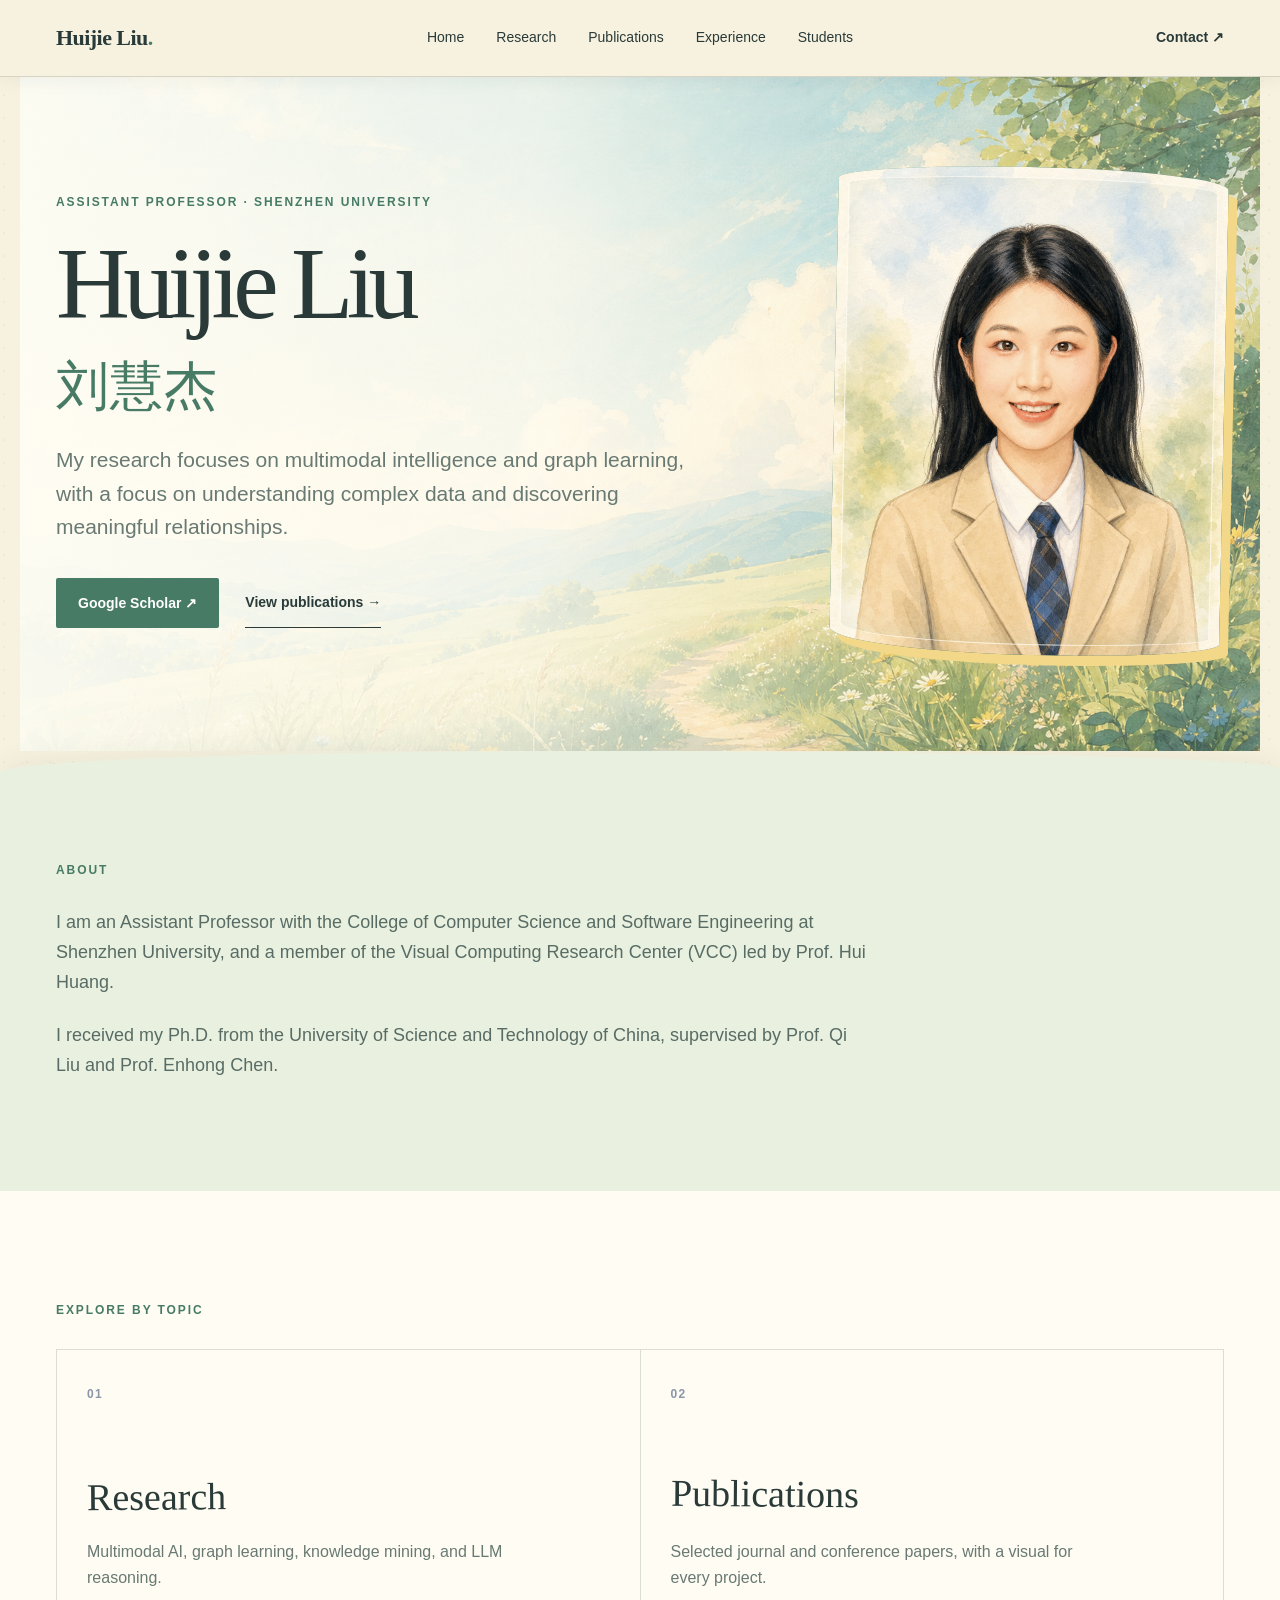
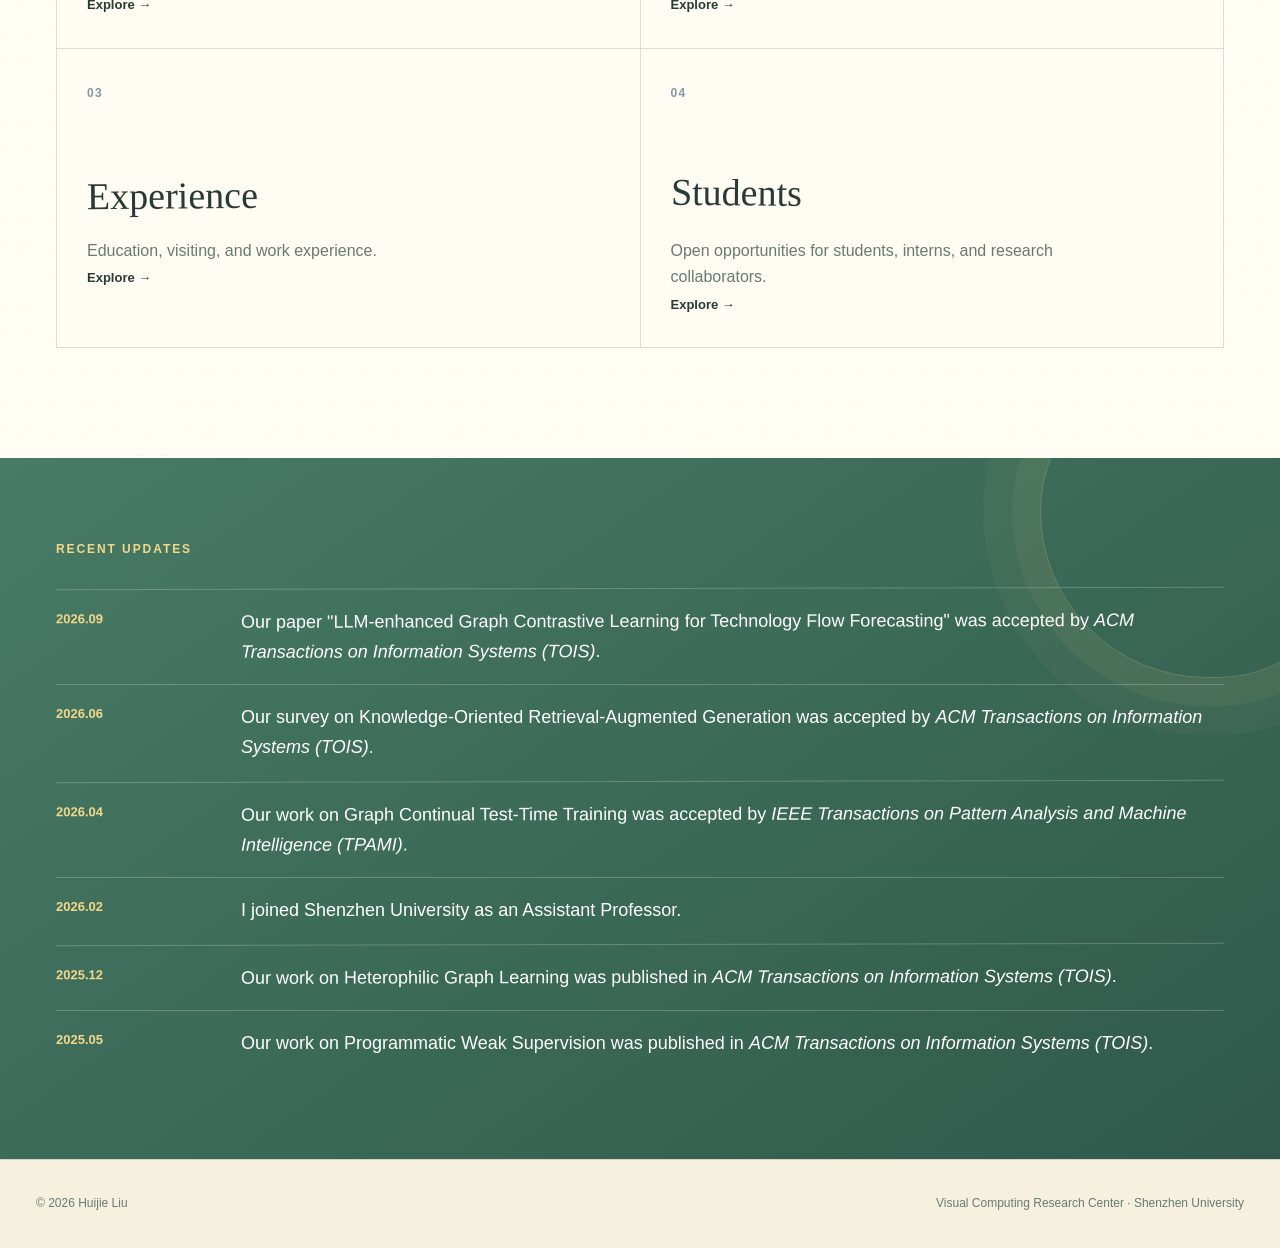
<file: index.html>
<!DOCTYPE html><html lang="en"><head><meta charSet="utf-8"/><meta name="viewport" content="width=device-width, initial-scale=1"/><link rel="preload" href="/liuhuijie-illustrated.png" as="image"/><link rel="stylesheet" href="/_next/static/chunks/01gqzxj_3n2r4.css" data-precedence="next"/><link rel="preload" as="script" fetchPriority="low" href="/_next/static/chunks/07i6tefl8w~c..js"/><script src="/_next/static/chunks/01i_en06-a_gb.js" async=""></script><script src="/_next/static/chunks/13je0jha5i6.b.js" async=""></script><script src="/_next/static/chunks/turbopack-0..947tngq6bf.js" async=""></script><script src="/_next/static/chunks/0typu5mmra_zv.js" async=""></script><title>Huijie Liu | Shenzhen University</title><meta name="description" content="Huijie Liu, Assistant Professor at Shenzhen University. Research in multimodal AI, graph neural networks, data mining, and knowledge discovery."/><link rel="shortcut icon" href="/favicon.svg"/><link rel="icon" href="/favicon.svg"/><script src="/_next/static/chunks/03~yq9q893hmn.js" noModule=""></script></head><body><div hidden=""><!--$--><!--/$--></div><header class="nav-shell"><nav class="nav-wrap" aria-label="Main navigation"><a class="wordmark" href="/">Huijie Liu<span>.</span></a><div class="nav-links"><a href="/">Home</a><a href="/research">Research</a><a href="/publications">Publications</a><a href="/experience">Experience</a><a href="/students">Students</a></div><a class="contact-link" href="mailto:huijieliu@szu.edu.cn">Contact ↗</a></nav></header><main><section class="hero"><div class="hero-copy"><p class="eyebrow">Assistant Professor · Shenzhen University</p><h1>Huijie Liu<br/><span>刘慧杰</span></h1><p class="hero-lead">My research focuses on multimodal intelligence and graph learning, with a focus on understanding complex data and discovering meaningful relationships.</p><div class="hero-actions"><a class="button primary" href="https://scholar.google.com/citations?user=_59cKfAAAAAJ&amp;hl=zh-CN" target="_blank" rel="noreferrer">Google Scholar ↗</a><a class="button text-button" href="/publications">View publications →</a></div></div><div class="portrait-wrap" aria-label="Huijie Liu"><div class="portrait-card"><img class="profile-photo" src="/liuhuijie-illustrated.png" alt="Illustrated portrait of Huijie Liu"/></div></div></section><section class="intro section-pad"><p class="section-label">About</p><div class="intro-grid intro-grid-single"><div class="prose"><p>I am an Assistant Professor with the College of Computer Science and Software Engineering at Shenzhen University, and a member of the Visual Computing Research Center (VCC) led by Prof. Hui Huang.</p><p>I received my Ph.D. from the University of Science and Technology of China, supervised by Prof. Qi Liu and Prof. Enhong Chen.</p></div></div></section><section class="topic-section section-pad"><p class="section-label">Explore by topic</p><div class="topic-grid"><a class="topic-link" href="/research"><span>01</span><h2>Research</h2><p>Multimodal AI, graph learning, knowledge mining, and LLM reasoning.</p><b>Explore →</b></a><a class="topic-link" href="/publications"><span>02</span><h2>Publications</h2><p>Selected journal and conference papers, with a visual for every project.</p><b>Explore →</b></a><a class="topic-link" href="/experience"><span>03</span><h2>Experience</h2><p>Education, visiting, and work experience.</p><b>Explore →</b></a><a class="topic-link" href="/students"><span>04</span><h2>Students</h2><p>Open opportunities for students, interns, and research collaborators.</p><b>Explore →</b></a></div></section><section class="news-strip"><p class="section-label">Recent updates</p><div class="news-row"><time>2026.09</time><p>Our paper "LLM-enhanced Graph Contrastive Learning for Technology Flow Forecasting" was accepted by <em>ACM Transactions on Information Systems (TOIS)</em>.</p></div><div class="news-row"><time>2026.06</time><p>Our survey on Knowledge-Oriented Retrieval-Augmented Generation was accepted by <em>ACM Transactions on Information Systems (TOIS)</em>.</p></div><div class="news-row"><time>2026.04</time><p>Our work on Graph Continual Test-Time Training was accepted by <em>IEEE Transactions on Pattern Analysis and Machine Intelligence (TPAMI)</em>.</p></div><div class="news-row"><time>2026.02</time><p>I joined Shenzhen University as an Assistant Professor.</p></div><div class="news-row"><time>2025.12</time><p>Our work on Heterophilic Graph Learning was published in <em>ACM Transactions on Information Systems (TOIS)</em>.</p></div><div class="news-row"><time>2025.05</time><p>Our work on Programmatic Weak Supervision was published in <em>ACM Transactions on Information Systems (TOIS)</em>.</p></div></section></main><footer><p>© 2026 Huijie Liu</p><p>Visual Computing Research Center · Shenzhen University</p></footer><!--$--><!--/$--><script src="/_next/static/chunks/07i6tefl8w~c..js" id="_R_" async=""></script><script>(self.__next_f=self.__next_f||[]).push([0])</script><script>self.__next_f.push([1,"1:\"$Sreact.fragment\"\n2:I[22378,[\"/_next/static/chunks/0typu5mmra_zv.js\"],\"default\"]\n3:I[99582,[\"/_next/static/chunks/0typu5mmra_zv.js\"],\"default\"]\nf:I[95394,[\"/_next/static/chunks/0typu5mmra_zv.js\"],\"default\",1]\n:HL[\"/_next/static/chunks/01gqzxj_3n2r4.css\",\"style\"]\n:HL[\"/liuhuijie-illustrated.png\",\"image\"]\n0:{\"P\":null,\"c\":[\"\",\"\"],\"q\":\"\",\"i\":false,\"f\":[[[\"\",{\"children\":[\"__PAGE__\",{}]},\"$undefined\",\"$undefined\",16],[[\"$\",\"$1\",\"c\",{\"children\":[[[\"$\",\"link\",\"0\",{\"rel\":\"stylesheet\",\"href\":\"/_next/static/chunks/01gqzxj_3n2r4.css\",\"precedence\":\"next\",\"crossOrigin\":\"$undefined\",\"nonce\":\"$undefined\"}],[\"$\",\"script\",\"script-0\",{\"src\":\"/_next/static/chunks/0typu5mmra_zv.js\",\"async\":true,\"nonce\":\"$undefined\"}]],[\"$\",\"html\",null,{\"lang\":\"en\",\"children\":[\"$\",\"body\",null,{\"children\":[\"$\",\"$L2\",null,{\"parallelRouterKey\":\"children\",\"error\":\"$undefined\",\"errorStyles\":\"$undefined\",\"errorScripts\":\"$undefined\",\"template\":[\"$\",\"$L3\",null,{}],\"templateStyles\":\"$undefined\",\"templateScripts\":\"$undefined\",\"notFound\":[[[\"$\",\"title\",null,{\"children\":\"404: This page could not be found.\"}],[\"$\",\"div\",null,{\"style\":{\"fontFamily\":\"system-ui,\\\"Segoe UI\\\",Roboto,Helvetica,Arial,sans-serif,\\\"Apple Color Emoji\\\",\\\"Segoe UI Emoji\\\"\",\"height\":\"100vh\",\"textAlign\":\"center\",\"display\":\"flex\",\"flexDirection\":\"column\",\"alignItems\":\"center\",\"justifyContent\":\"center\"},\"children\":[\"$\",\"div\",null,{\"children\":[[\"$\",\"style\",null,{\"dangerouslySetInnerHTML\":{\"__html\":\"body{color:#000;background:#fff;margin:0}.next-error-h1{border-right:1px solid rgba(0,0,0,.3)}@media (prefers-color-scheme:dark){body{color:#fff;background:#000}.next-error-h1{border-right:1px solid rgba(255,255,255,.3)}}\"}}],[\"$\",\"h1\",null,{\"className\":\"next-error-h1\",\"style\":{\"display\":\"inline-block\",\"margin\":\"0 20px 0 0\",\"padding\":\"0 23px 0 0\",\"fontSize\":24,\"fontWeight\":500,\"verticalAlign\":\"top\",\"lineHeight\":\"49px\"},\"children\":404}],[\"$\",\"div\",null,{\"style\":{\"display\":\"inline-block\"},\"children\":[\"$\",\"h2\",null,{\"style\":{\"fontSize\":14,\"fontWeight\":400,\"lineHeight\":\"49px\",\"margin\":0},\"children\":\"This page could not be found.\"}]}]]}]}]],[]],\"forbidden\":\"$undefined\",\"unauthorized\":\"$undefined\"}]}]}]]}],{\"children\":[[\"$\",\"$1\",\"c\",{\"children\":[[[\"$\",\"header\",null,{\"className\":\"nav-shell\",\"children\":[\"$\",\"nav\",null,{\"className\":\"nav-wrap\",\"aria-label\":\"Main navigation\",\"children\":[[\"$\",\"a\",null,{\"className\":\"wordmark\",\"href\":\"/\",\"children\":[\"Huijie Liu\",[\"$\",\"span\",null,{\"children\":\".\"}]]}],[\"$\",\"div\",null,{\"className\":\"nav-links\",\"children\":[[\"$\",\"a\",null,{\"href\":\"/\",\"children\":\"Home\"}],[\"$\",\"a\",null,{\"href\":\"/research\",\"children\":\"Research\"}],[\"$\",\"a\",null,{\"href\":\"/publications\",\"children\":\"Publications\"}],[\"$\",\"a\",null,{\"href\":\"/experience\",\"children\":\"Experience\"}],[\"$\",\"a\",null,{\"href\":\"/students\",\"children\":\"Students\"}]]}],[\"$\",\"a\",null,{\"className\":\"contact-link\",\"href\":\"mailto:huijieliu@szu.edu.cn\",\"children\":\"Contact ↗\"}]]}]}],[\"$\",\"main\",null,{\"children\":[[\"$\",\"section\",null,{\"className\":\"hero\",\"children\":[[\"$\",\"div\",null,{\"className\":\"hero-copy\",\"children\":[[\"$\",\"p\",null,{\"className\":\"eyebrow\",\"children\":\"Assistant Professor · Shenzhen University\"}],[\"$\",\"h1\",null,{\"children\":[\"Huijie Liu\",[\"$\",\"br\",null,{}],[\"$\",\"span\",null,{\"children\":\"刘慧杰\"}]]}],[\"$\",\"p\",null,{\"className\":\"hero-lead\",\"children\":\"My research focuses on multimodal intelligence and graph learning, with a focus on understanding complex data and discovering meaningful relationships.\"}],[\"$\",\"div\",null,{\"className\":\"hero-actions\",\"children\":[[\"$\",\"a\",null,{\"className\":\"button primary\",\"href\":\"https://scholar.google.com/citations?user=_59cKfAAAAAJ&hl=zh-CN\",\"target\":\"_blank\",\"rel\":\"noreferrer\",\"children\":\"Google Scholar ↗\"}],[\"$\",\"a\",null,{\"className\":\"button text-button\",\"href\":\"/publications\",\"children\":\"View publications →\"}]]}]]}],[\"$\",\"div\",null,{\"className\":\"portrait-wrap\",\"aria-label\":\"Huijie Liu\",\"children\":[\"$\",\"div\",null,{\"className\":\"portrait-card\",\"children\":[\"$\",\"img\",null,{\"className\":\"profile-photo\",\"src\":\"/liuhuijie-illustrated.png\",\"alt\":\"Illustrated portrait of Huijie Liu\"}]}]}]]}],[\"$\",\"section\",null,{\"className\":\"intro section-pad\",\"children\":[[\"$\",\"p\",null,{\"className\":\"section-label\",\"children\":\"About\"}],[\"$\",\"div\",null,{\"className\":\"intro-grid intro-grid-single\",\"children\":[\"$\",\"div\",null,{\"className\":\"prose\",\"children\":[[\"$\",\"p\",null,{\"children\":\"I am an Assistant Professor with the College of Computer Science and Software Engineering at Shenzhen University, and a member of the Visual Computing Research Center (VCC) led by Prof. Hui Huang.\"}],[\"$\",\"p\",null,{\"children\":\"I received my Ph.D. from the University of Science and Technology of China, supervised by Prof. Qi Liu and Prof. Enhong Chen.\"}]]}]}]]}],[\"$\",\"section\",null,{\"className\":\"topic-section section-pad\",\"children\":[[\"$\",\"p\",null,{\"className\":\"section-label\",\"children\":\"Explore by topic\"}],[\"$\",\"div\",null,{\"className\":\"topic-grid\",\"children\":[[\"$\",\"a\",\"Research\",{\"className\":\"topic-link\",\"href\":\"/research\",\"children\":[\"$L4\",\"$L5\",\"$L6\",\"$L7\"]}],\"$L8\",\"$L9\",\"$La\"]}]]}],\"$Lb\"]}],\"$Lc\"],null,\"$Ld\"]}],{},null,false,null]},null,false,null],\"$Le\",false]],\"m\":\"$undefined\",\"G\":[\"$f\",[\"$L10\"]],\"S\":true,\"h\":null,\"s\":\"$undefined\",\"l\":\"$undefined\",\"p\":\"$undefined\",\"d\":\"$undefined\",\"b\":\"izoruSwEnAtKReUM14V3P\"}\n11:I[25326,[\"/_next/static/chunks/0typu5mmra_zv.js\"],\"OutletBoundary\"]\n12:\"$Sreact.suspense\"\n14:I[25326,[\"/_next/static/chunks/0typu5mmra_zv.js\"],\"ViewportBoundary\"]\n16:I[25326,[\"/_next/static/chunks/0typu5mmra_zv.js\"],\"MetadataBoundary\"]\n4:[\"$\",\"span\",null,{\"children\":\"01\"}]\n5:[\"$\",\"h2\",null,{\"children\":\"Research\"}]\n6:[\"$\",\"p\",null,{\"children\":\"Multimodal AI, graph learning, knowledge mining, and LLM reasoning.\"}]\n7:[\"$\",\"b\",null,{\"children\":\"Explore →\"}]\n8:[\"$\",\"a\",\"Publications\",{\"className\":\"topic-link\",\"href\":\"/publications\",\"children\":[[\"$\",\"span\",null,{\"children\":\"02\"}],[\"$\",\"h2\",null,{\"children\":\"Publications\"}],[\"$\",\"p\",null,{\"children\":\"Selected journal and conference papers, with a visual for every project.\"}],[\"$\",\"b\",null,{\"children\":\"Explore →\"}]]}]\n9:[\"$\",\"a\",\"Experience\",{\"className\":\"topic-link\",\"href\":\"/experience\",\"children\":[[\"$\",\"span\",null,{\"children\":\"03\"}],[\"$\",\"h2\",null,{\"children\":\"Experience\"}],[\"$\",\"p\",null,{\"children\":\"Education, visiting, and work experience.\"}],[\"$\",\"b\",null,{\"children\":\"Explore →\"}]]}]\na:[\"$\",\"a\",\"Students\",{\"className\":\"topic-link\",\"href\":\"/students\",\"children\":[[\"$\",\"span\",null,{\"children\":\"04\"}],[\"$\",\"h2\",null,{\"children\":\"Students\"}],[\"$\",\"p\",null,{\"children\":\"Open opportunities for students, interns, and research collaborators.\"}],[\"$\",\"b\",null,{\"children\":\"Explore →\"}]]}]\nb:[\"$\",\"section\",null,{\"className\":\"news-strip\",\"children\":[[\"$\",\"p\",null,{\"className\":\"section-label\",\"children\":\"Recent updates\"}],[\"$\",\"div\",null,{\"className\":\"news-row\",\"children\":[[\"$\",\"time\",null,{\"children\":\"2026.09\"}],[\"$\",\"p\",null,{\"children\":[\"Our paper \\\"LLM-enhanced Graph Contrastive Learning for Technology Flow Forecasting\\\" was accepted by \",[\"$\",\"em\",null,{\"children\":\"ACM Transactions on Information Systems (TOIS)\"}],\".\"]}]]}],[\"$\",\"div\",null,{\"className\":\"news-row\",\"children\":[[\"$\",\"time\",null,{\"children\":\"2026.06\"}],[\"$\",\"p\",null,{\"children\":[\"Our survey on Knowledge-Oriented Retrieval-Augmented Generation was accepted by \",[\"$\",\"em\",null,{\"children\":\"ACM Transactions on Information Systems (TOIS)\"}],\".\"]}]]}],[\"$\",\"div\",null,{\"className\":\"news-row\",\"children\":[[\"$\",\"time\",null,{\"children\":\"2026.04\"}],[\"$\",\"p\",null,{\"children\":[\"Our work on Graph Continual Test-Time Training was accepted by \",[\"$\",\"em\",null,{\"children\":\"IEEE Transactions on Pattern Analysis and Machine Intelligence (TPAMI)\"}],\".\"]}]]}],[\"$\",\"div\",null,{\"className\":\"news-row\",\"children\":[[\"$\",\"time\",null,{\"children\":\"2026.02\"}],[\"$\",\"p\",null,{\"children\":\"I joined Shenzhen University as an Assistant Professor.\"}]]}],[\"$\",\"div\",null,{\"className\":\"news-row\",\"children\":[[\"$\",\"time\",null,{\"children\":\"2025.12\"}],[\"$\",\"p\",null,{\"children\":[\"Our work on Heterophilic Graph Learning was published in \",[\"$\",\"em\",null,{\"children\":\"ACM Transactions on Information Systems (TOIS)\"}],\".\"]}]]}],[\"$\",\"div\",null,{\"className\":\"news-row\",\"children\":[[\"$\",\"time\",null,{\"children\":\"2025.05\"}],[\"$\",\"p\",null,{\"children\":[\"Our work on Programmatic Weak Supervision was published in \",[\"$\",\"em\",null,{\"children\":\"ACM Transactions on Information Systems (TOIS)\"}],\".\"]}]]}]]}]\nc:[\"$\",\"footer\",null,{\"children\":[[\"$\",\"p\",null,{\"children\":\"© 2026 Huijie Liu\"}],[\"$\",\"p\",null,{\"children\":\"Visual Computing Research Center · Shenzhen University\"}]]}]\nd:[\"$\",\"$L11\",null,{\"children\":[\"$\",\"$12\",null,{\"name\":\"Next.MetadataOutlet\",\"children\":\"$@13\"}]}]\ne:[\"$\",\"$1\",\"h\",{\"children\":[null,[\"$\",\"$L14\",null,{\"children\":\"$L15\"}],[\"$\",\"div\",null,{\"hidden\":true,\"children\":[\"$\",\"$L16\",null,{\"children\":[\"$\",\"$12\",null,{\"name\":\"Next.Metadata\",\"children\":\"$L17\"}]}]}],null]}]\n10:[\"$\",\"link\",\"0\",{\"rel\":\"stylesheet\",\"href\":\"/_next/static/chunks/01gqzxj_3n2r4.css\",\"precedence\":\"next\",\"crossOrigin\":\"$undefined\",\"nonce\":\"$undefined\"}]\n15:[[\"$\",\"meta\",\"0\",{\"charSet\":\"utf-8\"}],[\"$\",\"meta\",\"1\",{\"name\":\"viewport\",\"content\":\"width=device-width, initial-scale=1\"}]]\n18:I[20676,[\"/_next/static/chunks/0typu5mmra_zv.js\"],\"IconMark\"]\n13:null\n17:[[\"$\",\"title\",\"0\",{\"children\":\"Huijie Liu | Shenzhen University\"}],[\"$\",\"meta\",\"1\",{\"name\":\"description\",\"content\":\"Huijie Liu, Assistant Professor at Shenzhen University. Research in multimodal AI, graph neural networks, data mining, and knowledge discovery.\"}],[\"$\",\"link\",\"2\",{\"rel\":\"shortcut icon\",\"href\":\"/favicon.svg\"}],[\"$\",\"link\",\"3\",{\"rel\":\"icon\",\"href\":\"/favicon.svg\"}],[\"$\",\"$L18\",\"4\",{}]]\n"])</script><script>self.__next_f.push([1,""])</script><script>self.__next_f.push([1,""])</script><script>self.__next_f.push([1,""])</script><script>self.__next_f.push([1,""])</script><script>self.__next_f.push([1,""])</script><script>self.__next_f.push([1,""])</script></body></html>
</file>
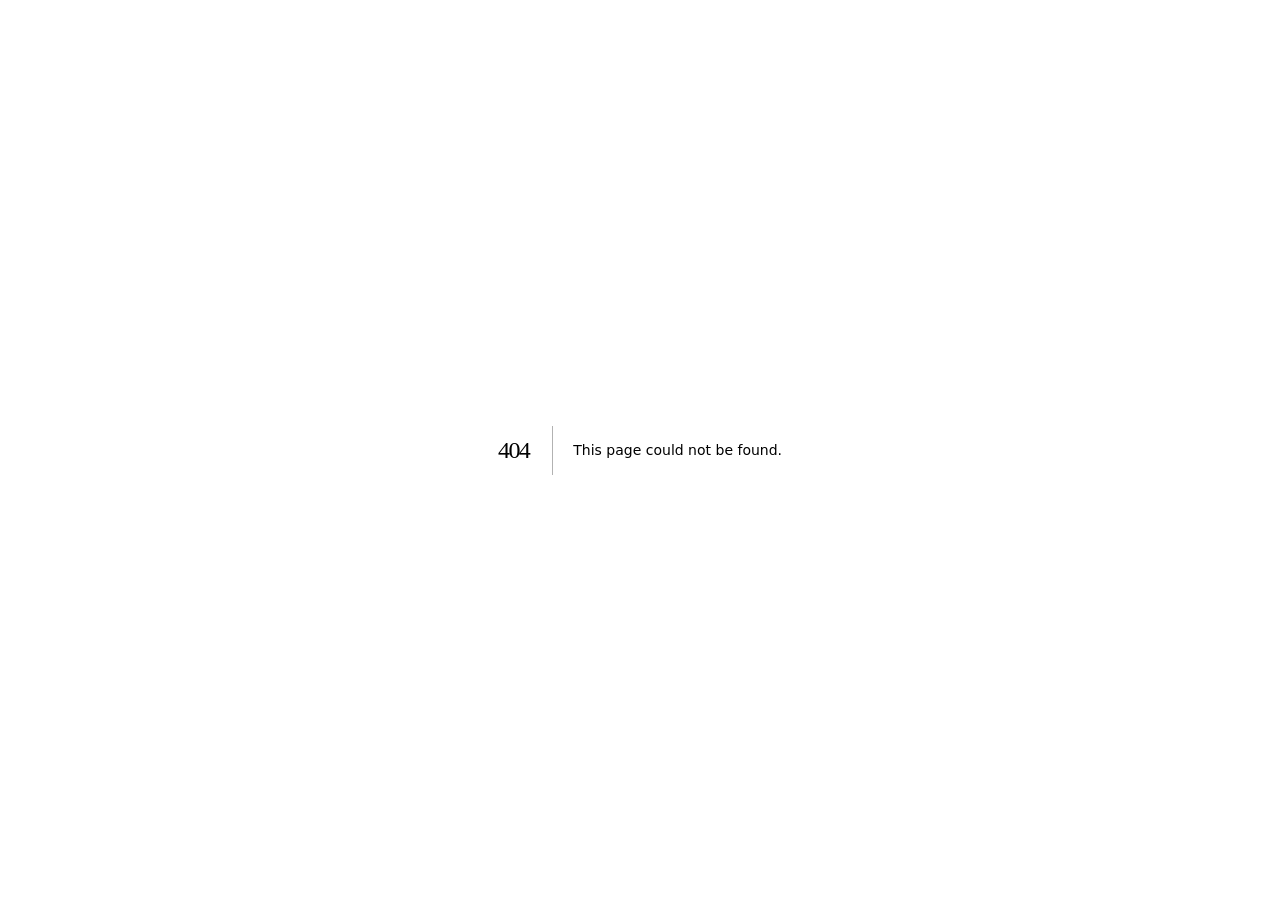
<file: 404/index.html>
<!DOCTYPE html><html lang="en"><head><meta charSet="utf-8"/><meta name="viewport" content="width=device-width, initial-scale=1"/><link rel="stylesheet" href="/_next/static/chunks/01gqzxj_3n2r4.css" data-precedence="next"/><link rel="preload" as="script" fetchPriority="low" href="/_next/static/chunks/07i6tefl8w~c..js"/><script src="/_next/static/chunks/01i_en06-a_gb.js" async=""></script><script src="/_next/static/chunks/13je0jha5i6.b.js" async=""></script><script src="/_next/static/chunks/turbopack-0..947tngq6bf.js" async=""></script><script src="/_next/static/chunks/0typu5mmra_zv.js" async=""></script><meta name="robots" content="noindex"/><title>404: This page could not be found.</title><title>Huijie Liu | Shenzhen University</title><meta name="description" content="Huijie Liu, Assistant Professor at Shenzhen University. Research in multimodal AI, graph neural networks, data mining, and knowledge discovery."/><link rel="shortcut icon" href="/favicon.svg"/><link rel="icon" href="/favicon.svg"/><script src="/_next/static/chunks/03~yq9q893hmn.js" noModule=""></script></head><body><div hidden=""><!--$--><!--/$--></div><div style="font-family:system-ui,&quot;Segoe UI&quot;,Roboto,Helvetica,Arial,sans-serif,&quot;Apple Color Emoji&quot;,&quot;Segoe UI Emoji&quot;;height:100vh;text-align:center;display:flex;flex-direction:column;align-items:center;justify-content:center"><div><style>body{color:#000;background:#fff;margin:0}.next-error-h1{border-right:1px solid rgba(0,0,0,.3)}@media (prefers-color-scheme:dark){body{color:#fff;background:#000}.next-error-h1{border-right:1px solid rgba(255,255,255,.3)}}</style><h1 class="next-error-h1" style="display:inline-block;margin:0 20px 0 0;padding:0 23px 0 0;font-size:24px;font-weight:500;vertical-align:top;line-height:49px">404</h1><div style="display:inline-block"><h2 style="font-size:14px;font-weight:400;line-height:49px;margin:0">This page could not be found.</h2></div></div></div><!--$--><!--/$--><script src="/_next/static/chunks/07i6tefl8w~c..js" id="_R_" async=""></script><script>(self.__next_f=self.__next_f||[]).push([0])</script><script>self.__next_f.push([1,"1:\"$Sreact.fragment\"\n2:I[22378,[\"/_next/static/chunks/0typu5mmra_zv.js\"],\"default\"]\n3:I[99582,[\"/_next/static/chunks/0typu5mmra_zv.js\"],\"default\"]\n4:I[25326,[\"/_next/static/chunks/0typu5mmra_zv.js\"],\"OutletBoundary\"]\n5:\"$Sreact.suspense\"\n8:I[25326,[\"/_next/static/chunks/0typu5mmra_zv.js\"],\"ViewportBoundary\"]\na:I[25326,[\"/_next/static/chunks/0typu5mmra_zv.js\"],\"MetadataBoundary\"]\nc:I[95394,[\"/_next/static/chunks/0typu5mmra_zv.js\"],\"default\",1]\n:HL[\"/_next/static/chunks/01gqzxj_3n2r4.css\",\"style\"]\n"])</script><script>self.__next_f.push([1,"0:{\"P\":null,\"c\":[\"\",\"_not-found\",\"\"],\"q\":\"\",\"i\":false,\"f\":[[[\"\",{\"children\":[\"/_not-found\",{\"children\":[\"__PAGE__\",{}]}]},\"$undefined\",\"$undefined\",16],[[\"$\",\"$1\",\"c\",{\"children\":[[[\"$\",\"link\",\"0\",{\"rel\":\"stylesheet\",\"href\":\"/_next/static/chunks/01gqzxj_3n2r4.css\",\"precedence\":\"next\",\"crossOrigin\":\"$undefined\",\"nonce\":\"$undefined\"}],[\"$\",\"script\",\"script-0\",{\"src\":\"/_next/static/chunks/0typu5mmra_zv.js\",\"async\":true,\"nonce\":\"$undefined\"}]],[\"$\",\"html\",null,{\"lang\":\"en\",\"children\":[\"$\",\"body\",null,{\"children\":[\"$\",\"$L2\",null,{\"parallelRouterKey\":\"children\",\"error\":\"$undefined\",\"errorStyles\":\"$undefined\",\"errorScripts\":\"$undefined\",\"template\":[\"$\",\"$L3\",null,{}],\"templateStyles\":\"$undefined\",\"templateScripts\":\"$undefined\",\"notFound\":[[[\"$\",\"title\",null,{\"children\":\"404: This page could not be found.\"}],[\"$\",\"div\",null,{\"style\":{\"fontFamily\":\"system-ui,\\\"Segoe UI\\\",Roboto,Helvetica,Arial,sans-serif,\\\"Apple Color Emoji\\\",\\\"Segoe UI Emoji\\\"\",\"height\":\"100vh\",\"textAlign\":\"center\",\"display\":\"flex\",\"flexDirection\":\"column\",\"alignItems\":\"center\",\"justifyContent\":\"center\"},\"children\":[\"$\",\"div\",null,{\"children\":[[\"$\",\"style\",null,{\"dangerouslySetInnerHTML\":{\"__html\":\"body{color:#000;background:#fff;margin:0}.next-error-h1{border-right:1px solid rgba(0,0,0,.3)}@media (prefers-color-scheme:dark){body{color:#fff;background:#000}.next-error-h1{border-right:1px solid rgba(255,255,255,.3)}}\"}}],[\"$\",\"h1\",null,{\"className\":\"next-error-h1\",\"style\":{\"display\":\"inline-block\",\"margin\":\"0 20px 0 0\",\"padding\":\"0 23px 0 0\",\"fontSize\":24,\"fontWeight\":500,\"verticalAlign\":\"top\",\"lineHeight\":\"49px\"},\"children\":404}],[\"$\",\"div\",null,{\"style\":{\"display\":\"inline-block\"},\"children\":[\"$\",\"h2\",null,{\"style\":{\"fontSize\":14,\"fontWeight\":400,\"lineHeight\":\"49px\",\"margin\":0},\"children\":\"This page could not be found.\"}]}]]}]}]],[]],\"forbidden\":\"$undefined\",\"unauthorized\":\"$undefined\"}]}]}]]}],{\"children\":[[\"$\",\"$1\",\"c\",{\"children\":[null,[\"$\",\"$L2\",null,{\"parallelRouterKey\":\"children\",\"error\":\"$undefined\",\"errorStyles\":\"$undefined\",\"errorScripts\":\"$undefined\",\"template\":[\"$\",\"$L3\",null,{}],\"templateStyles\":\"$undefined\",\"templateScripts\":\"$undefined\",\"notFound\":\"$undefined\",\"forbidden\":\"$undefined\",\"unauthorized\":\"$undefined\"}]]}],{\"children\":[[\"$\",\"$1\",\"c\",{\"children\":[[[\"$\",\"title\",null,{\"children\":\"404: This page could not be found.\"}],[\"$\",\"div\",null,{\"style\":\"$0:f:0:1:0:props:children:1:props:children:props:children:props:notFound:0:1:props:style\",\"children\":[\"$\",\"div\",null,{\"children\":[[\"$\",\"style\",null,{\"dangerouslySetInnerHTML\":{\"__html\":\"body{color:#000;background:#fff;margin:0}.next-error-h1{border-right:1px solid rgba(0,0,0,.3)}@media (prefers-color-scheme:dark){body{color:#fff;background:#000}.next-error-h1{border-right:1px solid rgba(255,255,255,.3)}}\"}}],[\"$\",\"h1\",null,{\"className\":\"next-error-h1\",\"style\":\"$0:f:0:1:0:props:children:1:props:children:props:children:props:notFound:0:1:props:children:props:children:1:props:style\",\"children\":404}],[\"$\",\"div\",null,{\"style\":\"$0:f:0:1:0:props:children:1:props:children:props:children:props:notFound:0:1:props:children:props:children:2:props:style\",\"children\":[\"$\",\"h2\",null,{\"style\":\"$0:f:0:1:0:props:children:1:props:children:props:children:props:notFound:0:1:props:children:props:children:2:props:children:props:style\",\"children\":\"This page could not be found.\"}]}]]}]}]],null,[\"$\",\"$L4\",null,{\"children\":[\"$\",\"$5\",null,{\"name\":\"Next.MetadataOutlet\",\"children\":\"$@6\"}]}]]}],{},null,false,null]},null,false,\"$@7\"]},null,false,null],[\"$\",\"$1\",\"h\",{\"children\":[[\"$\",\"meta\",null,{\"name\":\"robots\",\"content\":\"noindex\"}],[\"$\",\"$L8\",null,{\"children\":\"$L9\"}],[\"$\",\"div\",null,{\"hidden\":true,\"children\":[\"$\",\"$La\",null,{\"children\":[\"$\",\"$5\",null,{\"name\":\"Next.Metadata\",\"children\":\"$Lb\"}]}]}],null]}],false]],\"m\":\"$undefined\",\"G\":[\"$c\",[[\"$\",\"link\",\"0\",{\"rel\":\"stylesheet\",\"href\":\"/_next/static/chunks/01gqzxj_3n2r4.css\",\"precedence\":\"next\",\"crossOrigin\":\"$undefined\",\"nonce\":\"$undefined\"}]]],\"S\":true,\"h\":null,\"s\":\"$undefined\",\"l\":\"$undefined\",\"p\":\"$undefined\",\"d\":\"$undefined\",\"b\":\"izoruSwEnAtKReUM14V3P\"}\n"])</script><script>self.__next_f.push([1,"d:[]\n7:\"$Wd\"\n"])</script><script>self.__next_f.push([1,"9:[[\"$\",\"meta\",\"0\",{\"charSet\":\"utf-8\"}],[\"$\",\"meta\",\"1\",{\"name\":\"viewport\",\"content\":\"width=device-width, initial-scale=1\"}]]\n"])</script><script>self.__next_f.push([1,"e:I[20676,[\"/_next/static/chunks/0typu5mmra_zv.js\"],\"IconMark\"]\n6:null\nb:[[\"$\",\"title\",\"0\",{\"children\":\"Huijie Liu | Shenzhen University\"}],[\"$\",\"meta\",\"1\",{\"name\":\"description\",\"content\":\"Huijie Liu, Assistant Professor at Shenzhen University. Research in multimodal AI, graph neural networks, data mining, and knowledge discovery.\"}],[\"$\",\"link\",\"2\",{\"rel\":\"shortcut icon\",\"href\":\"/favicon.svg\"}],[\"$\",\"link\",\"3\",{\"rel\":\"icon\",\"href\":\"/favicon.svg\"}],[\"$\",\"$Le\",\"4\",{}]]\n"])</script></body></html>
</file>
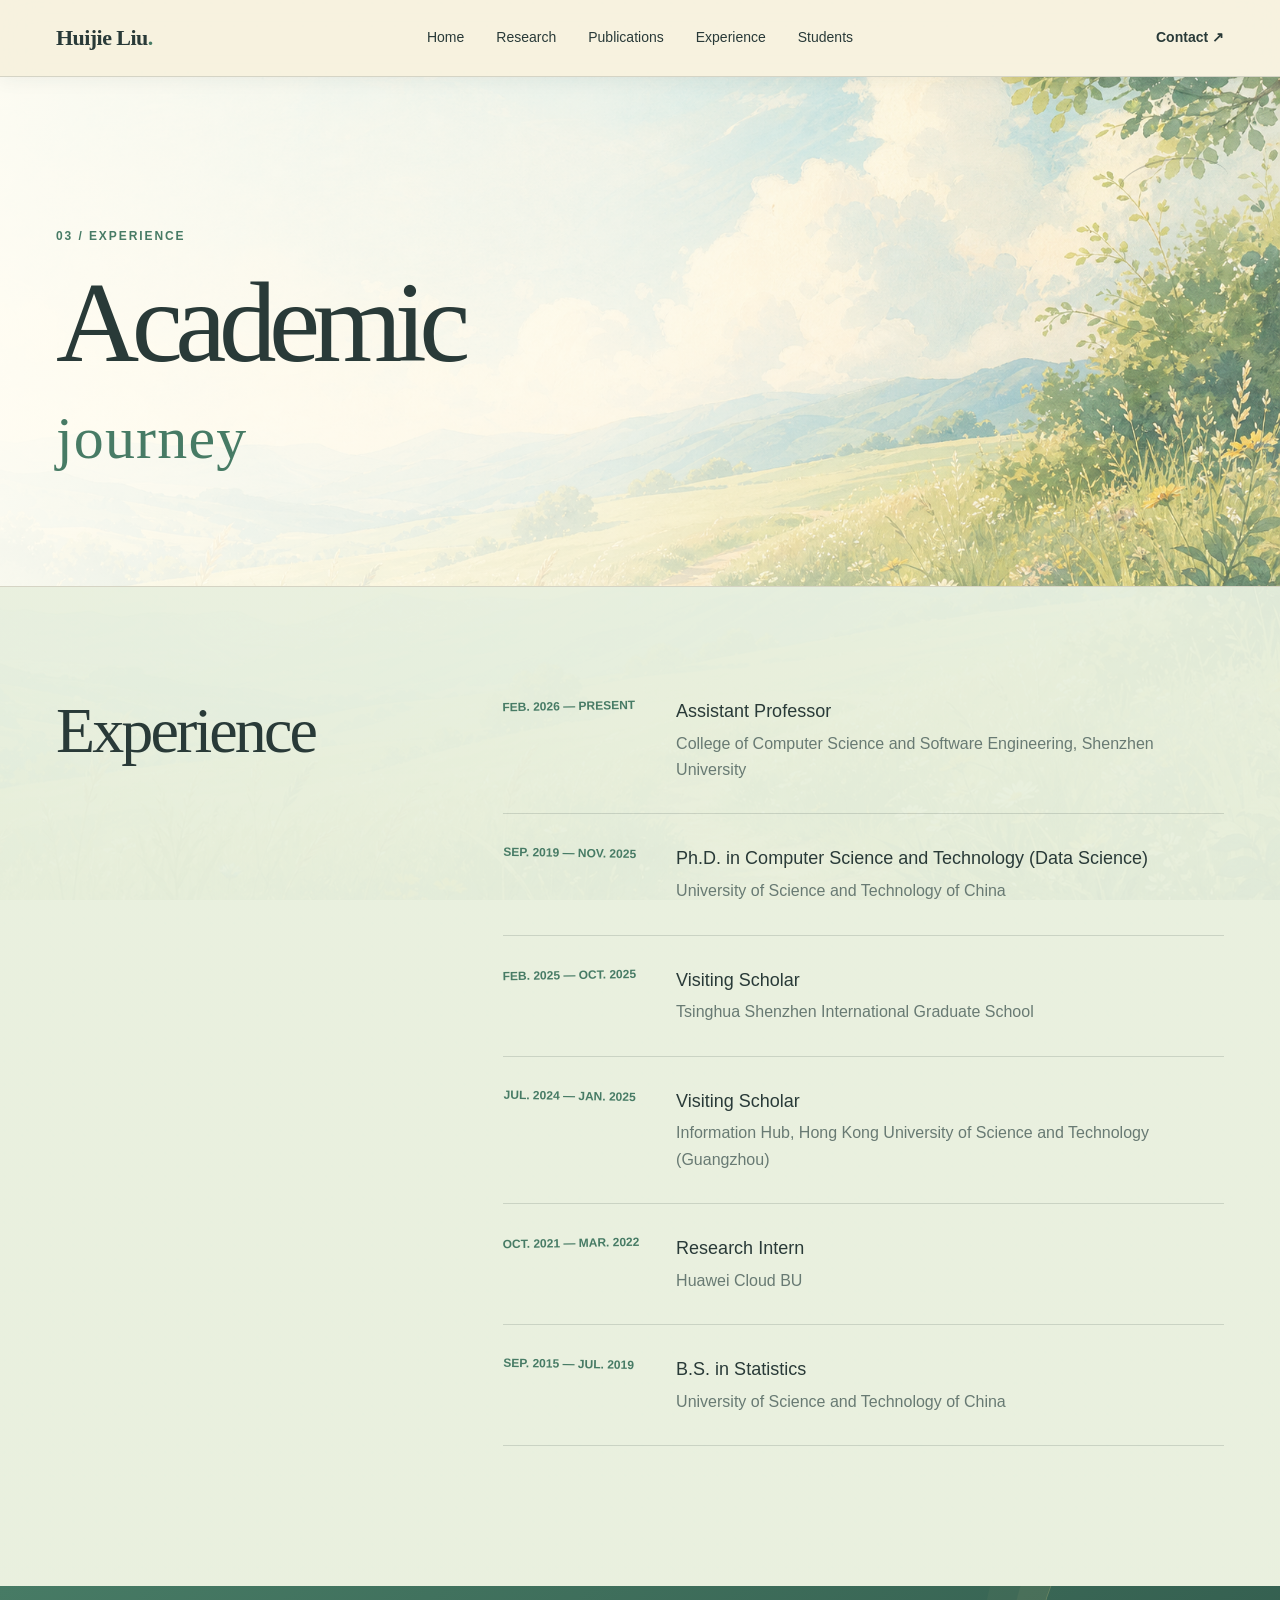
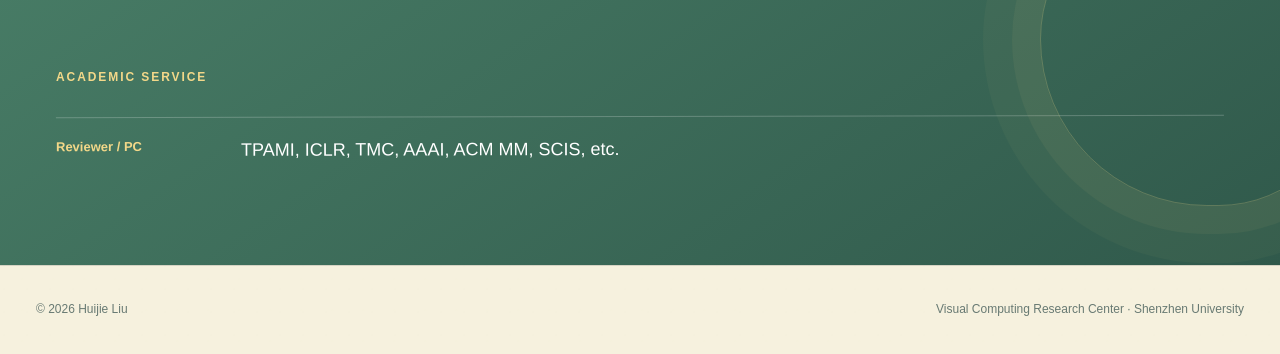
<file: experience/index.html>
<!DOCTYPE html><html lang="en"><head><meta charSet="utf-8"/><meta name="viewport" content="width=device-width, initial-scale=1"/><link rel="stylesheet" href="/_next/static/chunks/01gqzxj_3n2r4.css" data-precedence="next"/><link rel="preload" as="script" fetchPriority="low" href="/_next/static/chunks/07i6tefl8w~c..js"/><script src="/_next/static/chunks/01i_en06-a_gb.js" async=""></script><script src="/_next/static/chunks/13je0jha5i6.b.js" async=""></script><script src="/_next/static/chunks/turbopack-0..947tngq6bf.js" async=""></script><script src="/_next/static/chunks/0typu5mmra_zv.js" async=""></script><title>Huijie Liu | Shenzhen University</title><meta name="description" content="Huijie Liu, Assistant Professor at Shenzhen University. Research in multimodal AI, graph neural networks, data mining, and knowledge discovery."/><link rel="shortcut icon" href="/favicon.svg"/><link rel="icon" href="/favicon.svg"/><script src="/_next/static/chunks/03~yq9q893hmn.js" noModule=""></script></head><body><div hidden=""><!--$--><!--/$--></div><header class="nav-shell"><nav class="nav-wrap" aria-label="Main navigation"><a class="wordmark" href="/">Huijie Liu<span>.</span></a><div class="nav-links"><a href="/">Home</a><a href="/research">Research</a><a href="/publications">Publications</a><a href="/experience">Experience</a><a href="/students">Students</a></div><a class="contact-link" href="mailto:huijieliu@szu.edu.cn">Contact ↗</a></nav></header><main><section class="page-hero"><p class="section-label">03 / Experience</p><h1>Academic<br/><span>journey</span></h1></section><section class="experience section-pad"><div class="experience-grid"><h2>Experience</h2><div class="timeline"><article><time>Feb. 2026 — Present</time><div><h3>Assistant Professor</h3><p>College of Computer Science and Software Engineering, Shenzhen University</p></div></article><article><time>Sep. 2019 — Nov. 2025</time><div><h3>Ph.D. in Computer Science and Technology (Data Science)</h3><p>University of Science and Technology of China</p></div></article><article><time>Feb. 2025 — Oct. 2025</time><div><h3>Visiting Scholar</h3><p>Tsinghua Shenzhen International Graduate School</p></div></article><article><time>Jul. 2024 — Jan. 2025</time><div><h3>Visiting Scholar</h3><p>Information Hub, Hong Kong University of Science and Technology (Guangzhou)</p></div></article><article><time>Oct. 2021 — Mar. 2022</time><div><h3>Research Intern</h3><p>Huawei Cloud BU</p></div></article><article><time>Sep. 2015 — Jul. 2019</time><div><h3>B.S. in Statistics</h3><p>University of Science and Technology of China</p></div></article></div></div></section><section class="news-strip"><p class="section-label">Academic service</p><div class="news-row"><time>Reviewer / PC</time><p>TPAMI, ICLR, TMC, AAAI, ACM MM, SCIS, etc.</p></div></section></main><footer><p>© 2026 Huijie Liu</p><p>Visual Computing Research Center · Shenzhen University</p></footer><!--$--><!--/$--><script src="/_next/static/chunks/07i6tefl8w~c..js" id="_R_" async=""></script><script>(self.__next_f=self.__next_f||[]).push([0])</script><script>self.__next_f.push([1,"1:\"$Sreact.fragment\"\n2:I[22378,[\"/_next/static/chunks/0typu5mmra_zv.js\"],\"default\"]\n3:I[99582,[\"/_next/static/chunks/0typu5mmra_zv.js\"],\"default\"]\n9:I[95394,[\"/_next/static/chunks/0typu5mmra_zv.js\"],\"default\",1]\n:HL[\"/_next/static/chunks/01gqzxj_3n2r4.css\",\"style\"]\n"])</script><script>self.__next_f.push([1,"0:{\"P\":null,\"c\":[\"\",\"experience\",\"\"],\"q\":\"\",\"i\":false,\"f\":[[[\"\",{\"children\":[\"experience\",{\"children\":[\"__PAGE__\",{}]}]},\"$undefined\",\"$undefined\",16],[[\"$\",\"$1\",\"c\",{\"children\":[[[\"$\",\"link\",\"0\",{\"rel\":\"stylesheet\",\"href\":\"/_next/static/chunks/01gqzxj_3n2r4.css\",\"precedence\":\"next\",\"crossOrigin\":\"$undefined\",\"nonce\":\"$undefined\"}],[\"$\",\"script\",\"script-0\",{\"src\":\"/_next/static/chunks/0typu5mmra_zv.js\",\"async\":true,\"nonce\":\"$undefined\"}]],[\"$\",\"html\",null,{\"lang\":\"en\",\"children\":[\"$\",\"body\",null,{\"children\":[\"$\",\"$L2\",null,{\"parallelRouterKey\":\"children\",\"error\":\"$undefined\",\"errorStyles\":\"$undefined\",\"errorScripts\":\"$undefined\",\"template\":[\"$\",\"$L3\",null,{}],\"templateStyles\":\"$undefined\",\"templateScripts\":\"$undefined\",\"notFound\":[[[\"$\",\"title\",null,{\"children\":\"404: This page could not be found.\"}],[\"$\",\"div\",null,{\"style\":{\"fontFamily\":\"system-ui,\\\"Segoe UI\\\",Roboto,Helvetica,Arial,sans-serif,\\\"Apple Color Emoji\\\",\\\"Segoe UI Emoji\\\"\",\"height\":\"100vh\",\"textAlign\":\"center\",\"display\":\"flex\",\"flexDirection\":\"column\",\"alignItems\":\"center\",\"justifyContent\":\"center\"},\"children\":[\"$\",\"div\",null,{\"children\":[[\"$\",\"style\",null,{\"dangerouslySetInnerHTML\":{\"__html\":\"body{color:#000;background:#fff;margin:0}.next-error-h1{border-right:1px solid rgba(0,0,0,.3)}@media (prefers-color-scheme:dark){body{color:#fff;background:#000}.next-error-h1{border-right:1px solid rgba(255,255,255,.3)}}\"}}],[\"$\",\"h1\",null,{\"className\":\"next-error-h1\",\"style\":{\"display\":\"inline-block\",\"margin\":\"0 20px 0 0\",\"padding\":\"0 23px 0 0\",\"fontSize\":24,\"fontWeight\":500,\"verticalAlign\":\"top\",\"lineHeight\":\"49px\"},\"children\":404}],[\"$\",\"div\",null,{\"style\":{\"display\":\"inline-block\"},\"children\":[\"$\",\"h2\",null,{\"style\":{\"fontSize\":14,\"fontWeight\":400,\"lineHeight\":\"49px\",\"margin\":0},\"children\":\"This page could not be found.\"}]}]]}]}]],[]],\"forbidden\":\"$undefined\",\"unauthorized\":\"$undefined\"}]}]}]]}],{\"children\":[[\"$\",\"$1\",\"c\",{\"children\":[null,[\"$\",\"$L2\",null,{\"parallelRouterKey\":\"children\",\"error\":\"$undefined\",\"errorStyles\":\"$undefined\",\"errorScripts\":\"$undefined\",\"template\":[\"$\",\"$L3\",null,{}],\"templateStyles\":\"$undefined\",\"templateScripts\":\"$undefined\",\"notFound\":\"$undefined\",\"forbidden\":\"$undefined\",\"unauthorized\":\"$undefined\"}]]}],{\"children\":[[\"$\",\"$1\",\"c\",{\"children\":[[[\"$\",\"header\",null,{\"className\":\"nav-shell\",\"children\":[\"$\",\"nav\",null,{\"className\":\"nav-wrap\",\"aria-label\":\"Main navigation\",\"children\":[[\"$\",\"a\",null,{\"className\":\"wordmark\",\"href\":\"/\",\"children\":[\"Huijie Liu\",[\"$\",\"span\",null,{\"children\":\".\"}]]}],[\"$\",\"div\",null,{\"className\":\"nav-links\",\"children\":[[\"$\",\"a\",null,{\"href\":\"/\",\"children\":\"Home\"}],[\"$\",\"a\",null,{\"href\":\"/research\",\"children\":\"Research\"}],[\"$\",\"a\",null,{\"href\":\"/publications\",\"children\":\"Publications\"}],[\"$\",\"a\",null,{\"href\":\"/experience\",\"children\":\"Experience\"}],[\"$\",\"a\",null,{\"href\":\"/students\",\"children\":\"Students\"}]]}],[\"$\",\"a\",null,{\"className\":\"contact-link\",\"href\":\"mailto:huijieliu@szu.edu.cn\",\"children\":\"Contact ↗\"}]]}]}],[\"$\",\"main\",null,{\"children\":[[\"$\",\"section\",null,{\"className\":\"page-hero\",\"children\":[[\"$\",\"p\",null,{\"className\":\"section-label\",\"children\":\"03 / Experience\"}],[\"$\",\"h1\",null,{\"children\":[\"Academic\",[\"$\",\"br\",null,{}],[\"$\",\"span\",null,{\"children\":\"journey\"}]]}]]}],[\"$\",\"section\",null,{\"className\":\"experience section-pad\",\"children\":[\"$\",\"div\",null,{\"className\":\"experience-grid\",\"children\":[[\"$\",\"h2\",null,{\"children\":\"Experience\"}],[\"$\",\"div\",null,{\"className\":\"timeline\",\"children\":[[\"$\",\"article\",null,{\"children\":[[\"$\",\"time\",null,{\"children\":\"Feb. 2026 — Present\"}],[\"$\",\"div\",null,{\"children\":[[\"$\",\"h3\",null,{\"children\":\"Assistant Professor\"}],[\"$\",\"p\",null,{\"children\":\"College of Computer Science and Software Engineering, Shenzhen University\"}]]}]]}],[\"$\",\"article\",null,{\"children\":[[\"$\",\"time\",null,{\"children\":\"Sep. 2019 — Nov. 2025\"}],[\"$\",\"div\",null,{\"children\":[[\"$\",\"h3\",null,{\"children\":\"Ph.D. in Computer Science and Technology (Data Science)\"}],[\"$\",\"p\",null,{\"children\":\"University of Science and Technology of China\"}]]}]]}],[\"$\",\"article\",null,{\"children\":[[\"$\",\"time\",null,{\"children\":\"Feb. 2025 — Oct. 2025\"}],[\"$\",\"div\",null,{\"children\":[[\"$\",\"h3\",null,{\"children\":\"Visiting Scholar\"}],[\"$\",\"p\",null,{\"children\":\"Tsinghua Shenzhen International Graduate School\"}]]}]]}],[\"$\",\"article\",null,{\"children\":[[\"$\",\"time\",null,{\"children\":\"Jul. 2024 — Jan. 2025\"}],[\"$\",\"div\",null,{\"children\":[[\"$\",\"h3\",null,{\"children\":\"Visiting Scholar\"}],[\"$\",\"p\",null,{\"children\":\"Information Hub, Hong Kong University of Science and Technology (Guangzhou)\"}]]}]]}],[\"$\",\"article\",null,{\"children\":[[\"$\",\"time\",null,{\"children\":\"Oct. 2021 — Mar. 2022\"}],[\"$\",\"div\",null,{\"children\":[[\"$\",\"h3\",null,{\"children\":\"Research Intern\"}],[\"$\",\"p\",null,{\"children\":\"Huawei Cloud BU\"}]]}]]}],[\"$\",\"article\",null,{\"children\":[[\"$\",\"time\",null,{\"children\":\"Sep. 2015 — Jul. 2019\"}],[\"$\",\"div\",null,{\"children\":[[\"$\",\"h3\",null,{\"children\":\"B.S. in Statistics\"}],[\"$\",\"p\",null,{\"children\":\"University of Science and Technology of China\"}]]}]]}]]}]]}]}],\"$L4\"]}],\"$L5\"],null,\"$L6\"]}],{},null,false,null]},null,false,\"$@7\"]},null,false,null],\"$L8\",false]],\"m\":\"$undefined\",\"G\":[\"$9\",[\"$La\"]],\"S\":true,\"h\":null,\"s\":\"$undefined\",\"l\":\"$undefined\",\"p\":\"$undefined\",\"d\":\"$undefined\",\"b\":\"izoruSwEnAtKReUM14V3P\"}\n"])</script><script>self.__next_f.push([1,"b:I[25326,[\"/_next/static/chunks/0typu5mmra_zv.js\"],\"OutletBoundary\"]\nc:\"$Sreact.suspense\"\nf:I[25326,[\"/_next/static/chunks/0typu5mmra_zv.js\"],\"ViewportBoundary\"]\n11:I[25326,[\"/_next/static/chunks/0typu5mmra_zv.js\"],\"MetadataBoundary\"]\n4:[\"$\",\"section\",null,{\"className\":\"news-strip\",\"children\":[[\"$\",\"p\",null,{\"className\":\"section-label\",\"children\":\"Academic service\"}],[\"$\",\"div\",null,{\"className\":\"news-row\",\"children\":[[\"$\",\"time\",null,{\"children\":\"Reviewer / PC\"}],[\"$\",\"p\",null,{\"children\":\"TPAMI, ICLR, TMC, AAAI, ACM MM, SCIS, etc.\"}]]}]]}]\n5:[\"$\",\"footer\",null,{\"children\":[[\"$\",\"p\",null,{\"children\":\"© 2026 Huijie Liu\"}],[\"$\",\"p\",null,{\"children\":\"Visual Computing Research Center · Shenzhen University\"}]]}]\n6:[\"$\",\"$Lb\",null,{\"children\":[\"$\",\"$c\",null,{\"name\":\"Next.MetadataOutlet\",\"children\":\"$@d\"}]}]\ne:[]\n7:\"$We\"\n8:[\"$\",\"$1\",\"h\",{\"children\":[null,[\"$\",\"$Lf\",null,{\"children\":\"$L10\"}],[\"$\",\"div\",null,{\"hidden\":true,\"children\":[\"$\",\"$L11\",null,{\"children\":[\"$\",\"$c\",null,{\"name\":\"Next.Metadata\",\"children\":\"$L12\"}]}]}],null]}]\na:[\"$\",\"link\",\"0\",{\"rel\":\"stylesheet\",\"href\":\"/_next/static/chunks/01gqzxj_3n2r4.css\",\"precedence\":\"next\",\"crossOrigin\":\"$undefined\",\"nonce\":\"$undefined\"}]\n"])</script><script>self.__next_f.push([1,"10:[[\"$\",\"meta\",\"0\",{\"charSet\":\"utf-8\"}],[\"$\",\"meta\",\"1\",{\"name\":\"viewport\",\"content\":\"width=device-width, initial-scale=1\"}]]\n"])</script><script>self.__next_f.push([1,"13:I[20676,[\"/_next/static/chunks/0typu5mmra_zv.js\"],\"IconMark\"]\nd:null\n12:[[\"$\",\"title\",\"0\",{\"children\":\"Huijie Liu | Shenzhen University\"}],[\"$\",\"meta\",\"1\",{\"name\":\"description\",\"content\":\"Huijie Liu, Assistant Professor at Shenzhen University. Research in multimodal AI, graph neural networks, data mining, and knowledge discovery.\"}],[\"$\",\"link\",\"2\",{\"rel\":\"shortcut icon\",\"href\":\"/favicon.svg\"}],[\"$\",\"link\",\"3\",{\"rel\":\"icon\",\"href\":\"/favicon.svg\"}],[\"$\",\"$L13\",\"4\",{}]]\n"])</script></body></html>
</file>
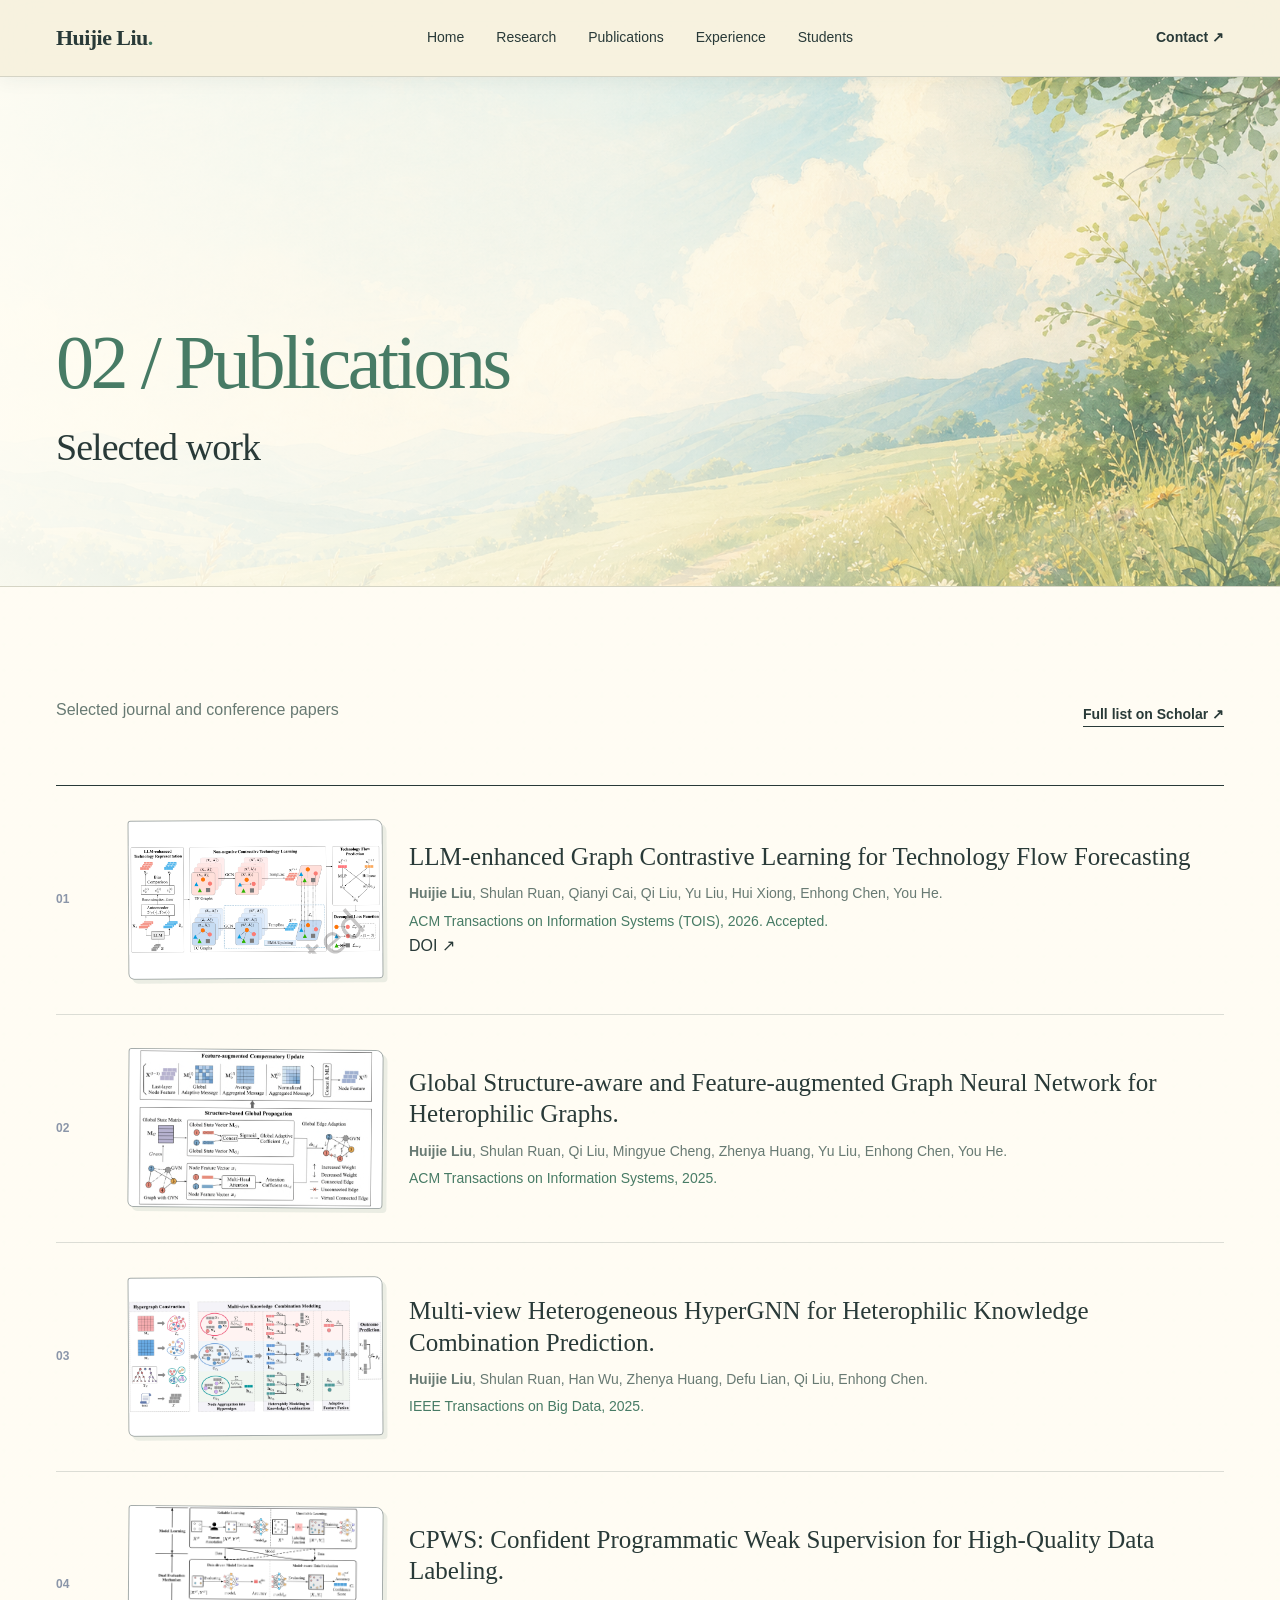
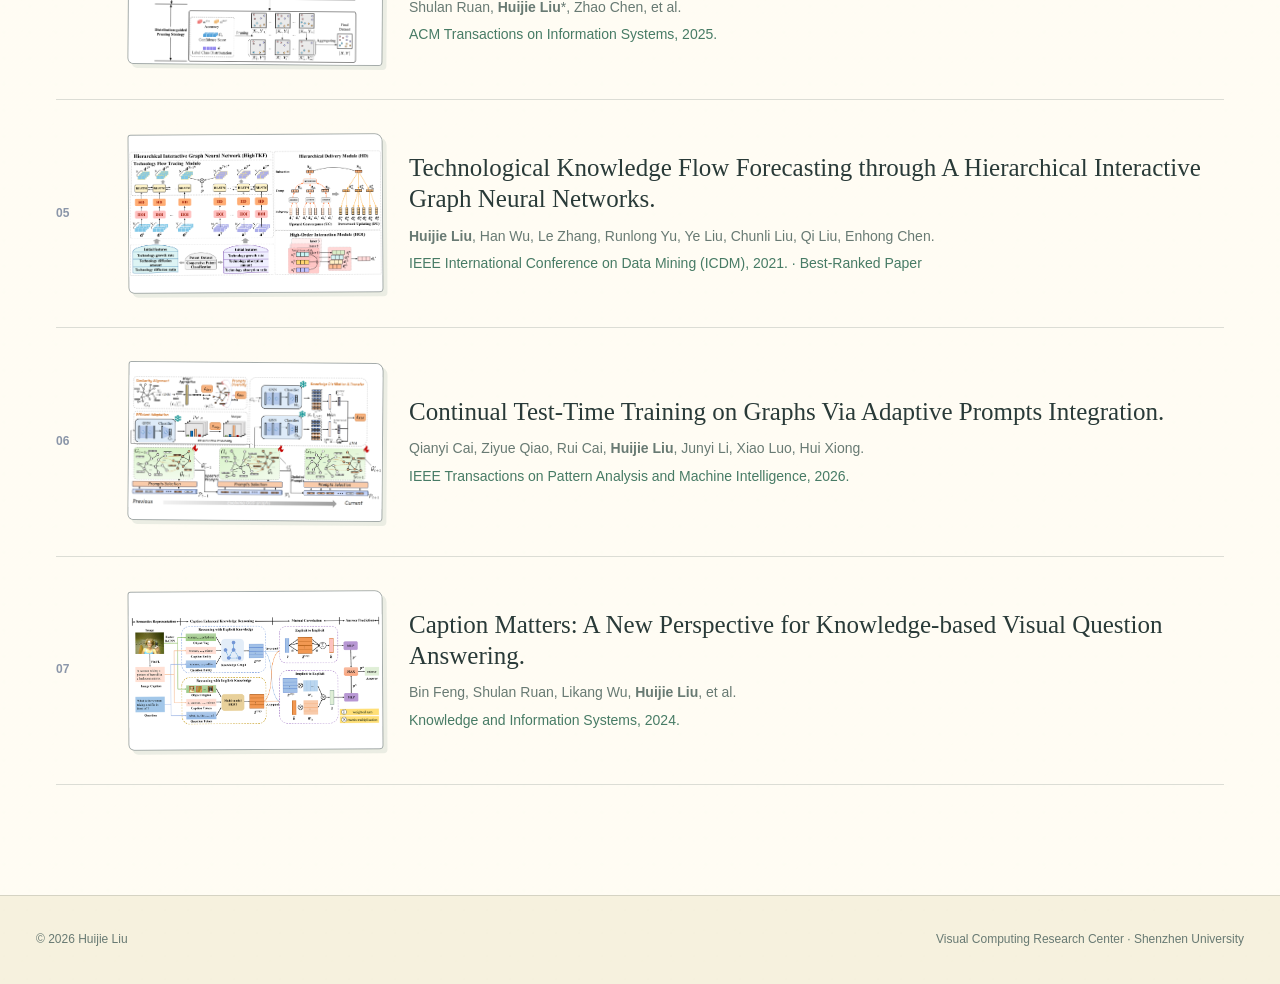
<file: publications/index.html>
<!DOCTYPE html><html lang="en"><head><meta charSet="utf-8"/><meta name="viewport" content="width=device-width, initial-scale=1"/><link rel="preload" href="/papers/gsf.png" as="image"/><link rel="preload" href="/papers/h3kcp.png" as="image"/><link rel="preload" href="/papers/cpws.png" as="image"/><link rel="preload" href="/papers/hightkf.png" as="image"/><link rel="preload" href="/papers/dpcgl.png" as="image"/><link rel="preload" href="/papers/caption-matters.png" as="image"/><link rel="stylesheet" href="/_next/static/chunks/01gqzxj_3n2r4.css" data-precedence="next"/><link rel="preload" as="script" fetchPriority="low" href="/_next/static/chunks/07i6tefl8w~c..js"/><script src="/_next/static/chunks/01i_en06-a_gb.js" async=""></script><script src="/_next/static/chunks/13je0jha5i6.b.js" async=""></script><script src="/_next/static/chunks/turbopack-0..947tngq6bf.js" async=""></script><script src="/_next/static/chunks/0typu5mmra_zv.js" async=""></script><title>Huijie Liu | Shenzhen University</title><meta name="description" content="Huijie Liu, Assistant Professor at Shenzhen University. Research in multimodal AI, graph neural networks, data mining, and knowledge discovery."/><link rel="shortcut icon" href="/favicon.svg"/><link rel="icon" href="/favicon.svg"/><script src="/_next/static/chunks/03~yq9q893hmn.js" noModule=""></script></head><body><div hidden=""><!--$--><!--/$--></div><header class="nav-shell"><nav class="nav-wrap" aria-label="Main navigation"><a class="wordmark" href="/">Huijie Liu<span>.</span></a><div class="nav-links"><a href="/">Home</a><a href="/research">Research</a><a href="/publications">Publications</a><a href="/experience">Experience</a><a href="/students">Students</a></div><a class="contact-link" href="mailto:huijieliu@szu.edu.cn">Contact ↗</a></nav></header><main><section class="page-hero publications-hero"><p class="section-label">02 / Publications</p><h1>Selected work</h1></section><section class="publications section-pad"><div class="section-heading"><p>Selected journal and conference papers</p><a href="https://scholar.google.com/citations?user=_59cKfAAAAAJ&amp;hl=zh-CN" target="_blank" rel="noreferrer">Full list on Scholar ↗</a></div><div class="pub-list"><article class="pub-item"><span class="pub-index">01</span><div class="paper-visual"><img src="/papers/lgcl.png" alt="LLM-enhanced graph contrastive learning framework for technology flow forecasting."/></div><div><h3>LLM-enhanced Graph Contrastive Learning for Technology Flow Forecasting</h3><p class="authors"><strong>Huijie Liu</strong>, Shulan Ruan, Qianyi Cai, Qi Liu, Yu Liu, Hui Xiong, Enhong Chen, You He.</p><p class="venue">ACM Transactions on Information Systems (TOIS), 2026. Accepted.</p><a href="https://doi.org/10.1145/3859876" target="_blank" rel="noreferrer">DOI ↗</a></div></article><article class="pub-item"><span class="pub-index">02</span><div class="paper-visual"><img src="/papers/gsf.png" alt="Framework figure for Global Structure-aware and Feature-augmented Graph Neural Network for Heterophilic Graphs."/></div><div><h3>Global Structure-aware and Feature-augmented Graph Neural Network for Heterophilic Graphs.</h3><p class="authors"><span><strong>Huijie Liu</strong></span><span>, Shulan Ruan, Qi Liu, Mingyue Cheng, Zhenya Huang, Yu Liu, Enhong Chen, You He.</span></p><p class="venue">ACM Transactions on Information Systems, 2025.</p></div></article><article class="pub-item"><span class="pub-index">03</span><div class="paper-visual"><img src="/papers/h3kcp.png" alt="Framework figure for Multi-view Heterogeneous HyperGNN for Heterophilic Knowledge Combination Prediction."/></div><div><h3>Multi-view Heterogeneous HyperGNN for Heterophilic Knowledge Combination Prediction.</h3><p class="authors"><span><strong>Huijie Liu</strong></span><span>, Shulan Ruan, Han Wu, Zhenya Huang, Defu Lian, Qi Liu, Enhong Chen.</span></p><p class="venue">IEEE Transactions on Big Data, 2025.</p></div></article><article class="pub-item"><span class="pub-index">04</span><div class="paper-visual"><img src="/papers/cpws.png" alt="Framework figure for CPWS: Confident Programmatic Weak Supervision for High-Quality Data Labeling."/></div><div><h3>CPWS: Confident Programmatic Weak Supervision for High-Quality Data Labeling.</h3><p class="authors"><span>Shulan Ruan, <strong>Huijie Liu</strong></span><span>*, Zhao Chen, et al.</span></p><p class="venue">ACM Transactions on Information Systems, 2025.</p></div></article><article class="pub-item"><span class="pub-index">05</span><div class="paper-visual"><img src="/papers/hightkf.png" alt="Framework figure for Technological Knowledge Flow Forecasting through A Hierarchical Interactive Graph Neural Networks."/></div><div><h3>Technological Knowledge Flow Forecasting through A Hierarchical Interactive Graph Neural Networks.</h3><p class="authors"><span><strong>Huijie Liu</strong></span><span>, Han Wu, Le Zhang, Runlong Yu, Ye Liu, Chunli Liu, Qi Liu, Enhong Chen.</span></p><p class="venue">IEEE International Conference on Data Mining (ICDM), 2021. · Best-Ranked Paper</p></div></article><article class="pub-item"><span class="pub-index">06</span><div class="paper-visual"><img src="/papers/dpcgl.png" alt="Framework figure for Continual Test-Time Training on Graphs Via Adaptive Prompts Integration."/></div><div><h3>Continual Test-Time Training on Graphs Via Adaptive Prompts Integration.</h3><p class="authors"><span>Qianyi Cai, Ziyue Qiao, Rui Cai, <strong>Huijie Liu</strong></span><span>, Junyi Li, Xiao Luo, Hui Xiong.</span></p><p class="venue">IEEE Transactions on Pattern Analysis and Machine Intelligence, 2026.</p></div></article><article class="pub-item"><span class="pub-index">07</span><div class="paper-visual"><img src="/papers/caption-matters.png" alt="Framework figure for Caption Matters: A New Perspective for Knowledge-based Visual Question Answering."/></div><div><h3>Caption Matters: A New Perspective for Knowledge-based Visual Question Answering.</h3><p class="authors"><span>Bin Feng, Shulan Ruan, Likang Wu, <strong>Huijie Liu</strong></span><span>, et al.</span></p><p class="venue">Knowledge and Information Systems, 2024.</p></div></article></div></section></main><footer><p>© 2026 Huijie Liu</p><p>Visual Computing Research Center · Shenzhen University</p></footer><!--$--><!--/$--><script src="/_next/static/chunks/07i6tefl8w~c..js" id="_R_" async=""></script><script>(self.__next_f=self.__next_f||[]).push([0])</script><script>self.__next_f.push([1,"1:\"$Sreact.fragment\"\n2:I[22378,[\"/_next/static/chunks/0typu5mmra_zv.js\"],\"default\"]\n3:I[99582,[\"/_next/static/chunks/0typu5mmra_zv.js\"],\"default\"]\nf:I[95394,[\"/_next/static/chunks/0typu5mmra_zv.js\"],\"default\",1]\n:HL[\"/_next/static/chunks/01gqzxj_3n2r4.css\",\"style\"]\n:HL[\"/papers/gsf.png\",\"image\"]\n0:{\"P\":null,\"c\":[\"\",\"publications\",\"\"],\"q\":\"\",\"i\":false,\"f\":[[[\"\",{\"children\":[\"publications\",{\"children\":[\"__PAGE__\",{}]}]},\"$undefined\",\"$undefined\",16],[[\"$\",\"$1\",\"c\",{\"children\":[[[\"$\",\"link\",\"0\",{\"rel\":\"stylesheet\",\"href\":\"/_next/static/chunks/01gqzxj_3n2r4.css\",\"precedence\":\"next\",\"crossOrigin\":\"$undefined\",\"nonce\":\"$undefined\"}],[\"$\",\"script\",\"script-0\",{\"src\":\"/_next/static/chunks/0typu5mmra_zv.js\",\"async\":true,\"nonce\":\"$undefined\"}]],[\"$\",\"html\",null,{\"lang\":\"en\",\"children\":[\"$\",\"body\",null,{\"children\":[\"$\",\"$L2\",null,{\"parallelRouterKey\":\"children\",\"error\":\"$undefined\",\"errorStyles\":\"$undefined\",\"errorScripts\":\"$undefined\",\"template\":[\"$\",\"$L3\",null,{}],\"templateStyles\":\"$undefined\",\"templateScripts\":\"$undefined\",\"notFound\":[[[\"$\",\"title\",null,{\"children\":\"404: This page could not be found.\"}],[\"$\",\"div\",null,{\"style\":{\"fontFamily\":\"system-ui,\\\"Segoe UI\\\",Roboto,Helvetica,Arial,sans-serif,\\\"Apple Color Emoji\\\",\\\"Segoe UI Emoji\\\"\",\"height\":\"100vh\",\"textAlign\":\"center\",\"display\":\"flex\",\"flexDirection\":\"column\",\"alignItems\":\"center\",\"justifyContent\":\"center\"},\"children\":[\"$\",\"div\",null,{\"children\":[[\"$\",\"style\",null,{\"dangerouslySetInnerHTML\":{\"__html\":\"body{color:#000;background:#fff;margin:0}.next-error-h1{border-right:1px solid rgba(0,0,0,.3)}@media (prefers-color-scheme:dark){body{color:#fff;background:#000}.next-error-h1{border-right:1px solid rgba(255,255,255,.3)}}\"}}],[\"$\",\"h1\",null,{\"className\":\"next-error-h1\",\"style\":{\"display\":\"inline-block\",\"margin\":\"0 20px 0 0\",\"padding\":\"0 23px 0 0\",\"fontSize\":24,\"fontWeight\":500,\"verticalAlign\":\"top\",\"lineHeight\":\"49px\"},\"children\":404}],[\"$\",\"div\",null,{\"style\":{\"display\":\"inline-block\"},\"children\":[\"$\",\"h2\",null,{\"style\":{\"fontSize\":14,\"fontWeight\":400,\"lineHeight\":\"49px\",\"margin\":0},\"children\":\"This page could not be found.\"}]}]]}]}]],[]],\"forbidden\":\"$undefined\",\"unauthorized\":\"$undefined\"}]}]}]]}],{\"children\":[[\"$\",\"$1\",\"c\",{\"children\":[null,[\"$\",\"$L2\",null,{\"parallelRouterKey\":\"children\",\"error\":\"$undefined\",\"errorStyles\":\"$undefined\",\"errorScripts\":\"$undefined\",\"template\":[\"$\",\"$L3\",null,{}],\"templateStyles\":\"$undefined\",\"templateScripts\":\"$undefined\",\"notFound\":\"$undefined\",\"forbidden\":\"$undefined\",\"unauthorized\":\"$undefined\"}]]}],{\"children\":[[\"$\",\"$1\",\"c\",{\"children\":[[[\"$\",\"header\",null,{\"className\":\"nav-shell\",\"children\":[\"$\",\"nav\",null,{\"className\":\"nav-wrap\",\"aria-label\":\"Main navigation\",\"children\":[[\"$\",\"a\",null,{\"className\":\"wordmark\",\"href\":\"/\",\"children\":[\"Huijie Liu\",[\"$\",\"span\",null,{\"children\":\".\"}]]}],[\"$\",\"div\",null,{\"className\":\"nav-links\",\"children\":[[\"$\",\"a\",null,{\"href\":\"/\",\"children\":\"Home\"}],[\"$\",\"a\",null,{\"href\":\"/research\",\"children\":\"Research\"}],[\"$\",\"a\",null,{\"href\":\"/publications\",\"children\":\"Publications\"}],[\"$\",\"a\",null,{\"href\":\"/experience\",\"children\":\"Experience\"}],[\"$\",\"a\",null,{\"href\":\"/students\",\"children\":\"Students\"}]]}],[\"$\",\"a\",null,{\"className\":\"contact-link\",\"href\":\"mailto:huijieliu@szu.edu.cn\",\"children\":\"Contact ↗\"}]]}]}],[\"$\",\"main\",null,{\"children\":[[\"$\",\"section\",null,{\"className\":\"page-hero publications-hero\",\"children\":[[\"$\",\"p\",null,{\"className\":\"section-label\",\"children\":\"02 / Publications\"}],[\"$\",\"h1\",null,{\"children\":\"Selected work\"}]]}],[\"$\",\"section\",null,{\"className\":\"publications section-pad\",\"children\":[[\"$\",\"div\",null,{\"className\":\"section-heading\",\"children\":[[\"$\",\"p\",null,{\"children\":\"Selected journal and conference papers\"}],[\"$\",\"a\",null,{\"href\":\"https://scholar.google.com/citations?user=_59cKfAAAAAJ&hl=zh-CN\",\"target\":\"_blank\",\"rel\":\"noreferrer\",\"children\":\"Full list on Scholar ↗\"}]]}],[\"$\",\"div\",null,{\"className\":\"pub-list\",\"children\":[[\"$\",\"article\",\"LLM-enhanced Graph Contrastive Learning for Technology Flow Forecasting\",{\"className\":\"pub-item\",\"children\":[[\"$\",\"span\",null,{\"className\":\"pub-index\",\"children\":\"01\"}],[\"$\",\"div\",null,{\"className\":\"paper-visual\",\"children\":[[\"$\",\"img\",null,{\"src\":\"/papers/lgcl.png\",\"alt\":\"LLM-enhanced graph contrastive learning framework for technology flow forecasting.\"}]]}],[\"$\",\"div\",null,{\"children\":[[\"$\",\"h3\",null,{\"children\":\"LLM-enhanced Graph Contrastive Learning for Technology Flow Forecasting\"}],[\"$\",\"p\",null,{\"className\":\"authors\",\"children\":[[\"$\",\"strong\",null,{\"children\":\"Huijie Liu\"}],\", Shulan Ruan, Qianyi Cai, Qi Liu, Yu Liu, Hui Xiong, Enhong Chen, You He.\"]}],[\"$\",\"p\",null,{\"className\":\"venue\",\"children\":\"ACM Transactions on Information Systems (TOIS), 2026. Accepted.\"}],[\"$\",\"a\",null,{\"href\":\"https://doi.org/10.1145/3859876\",\"target\":\"_blank\",\"rel\":\"noreferrer\",\"children\":\"DOI ↗\"}]]}]]}],[\"$\",\"article\",\"Global Structure-aware and Feature-augmented Graph Neural Network for Heterophilic Graphs.\",{\"className\":\"pub-item\",\"children\":[[\"$\",\"span\",null,{\"className\":\"pub-index\",\"children\":\"02\"}],[\"$\",\"div\",null,{\"className\":\"paper-visual\",\"children\":[\"$\",\"img\",null,{\"src\":\"/papers/gsf.png\",\"alt\":\"Framework figure for Global Structure-aware and Feature-augmented Graph Neural Network for Heterophilic Graphs.\"}]}],[\"$\",\"div\",null,{\"children\":[[\"$\",\"h3\",null,{\"children\":\"Global Structure-aware and Feature-augmented Graph Neural Network for Heterophilic Graphs.\"}],[\"$\",\"p\",null,{\"className\":\"authors\",\"children\":[[\"$\",\"span\",\"Global Structure-aware and Feature-augmented Graph Neural Network for Heterophilic Graphs.-0\",{\"children\":[\"\",[\"$\",\"strong\",null,{\"children\":\"Huijie Liu\"}]]}],[\"$\",\"span\",\"Global Structure-aware and Feature-augmented Graph Neural Network for Heterophilic Graphs.-1\",{\"children\":[\", Shulan Ruan, Qi Liu, Mingyue Cheng, Zhenya Huang, Yu Liu, Enhong Chen, You He.\",false]}]]}],[\"$\",\"p\",null,{\"className\":\"venue\",\"children\":\"ACM Transactions on Information Systems, 2025.\"}]]}]]}],[\"$\",\"article\",\"Multi-view Heterogeneous HyperGNN for Heterophilic Knowledge Combination Prediction.\",{\"className\":\"pub-item\",\"children\":[\"$L4\",\"$L5\",\"$L6\"]}],\"$L7\",\"$L8\",\"$L9\",\"$La\"]}]]}]]}],\"$Lb\"],null,\"$Lc\"]}],{},null,false,null]},null,false,\"$@d\"]},null,false,null],\"$Le\",false]],\"m\":\"$undefined\",\"G\":[\"$f\",[\"$L10\"]],\"S\":true,\"h\":null,\"s\":\"$undefined\",\"l\":\"$undefined\",\"p\":\"$undefined\",\"d\":\"$undefined\",\"b\":\"izoruSwEnAtKReUM14V3P\"}\n11:I[25326,[\"/_next/static/chunks/0typu5mmra_zv.js\"],\"OutletBoundary\"]\n12:\"$Sreact.suspense\"\n15:I[25326,[\"/_next/static/chunks/0typu5mmra_zv.js\"],\"ViewportBoundary\"]\n17:I[25326,[\"/_next/static/chunks/0typu5mmra_zv.js\"],\"MetadataBoundary\"]\n:HL[\"/papers/h3kcp.png\",\"image\"]\n:HL[\"/papers/cpws.png\",\"image\"]\n:HL[\"/papers/hightkf.png\",\"image\"]\n:HL[\"/papers/dpcgl.png\",\"image\"]\n:HL[\"/papers/caption-matters.png\",\"image\"]\n4:[\"$\",\"span\",null,{\"className\":\"pub-index\",\"children\":\"03\"}]\n5:[\"$\",\"div\",null,{\"className\":\"paper-visual\",\"children\":[\"$\",\"img\",null,{\"src\":\"/papers/h3kcp.png\",\"alt\":\"Framework figure for Multi-view Heterogeneous HyperGNN for Heterophilic Knowledge Combination Prediction.\"}]}]\n6:[\"$\",\"div\",null,{\"children\":[[\"$\",\"h3\",null,{\"children\":\"Multi-view Heterogeneous HyperGNN for Heterophilic Knowledge Combination Prediction.\"}],[\"$\",\"p\",null,{\"className\":\"authors\",\"children\":[[\"$\",\"span\",\"Multi-view Heterogeneous HyperGNN for Heterophilic Knowledge Combination Prediction.-0\",{\"children\":[\"\",[\"$\",\"strong\",null,{\"children\":\"Huijie Liu\"}]]}],[\"$\",\"span\",\"Multi-view Heterogeneous HyperGNN for Heterophilic Knowledge Combination Prediction.-1\",{\"children\":[\", Shulan Ruan, Han Wu, Zhenya Huang, Defu Lian, Qi Liu, Enhong Chen.\",false]}]]}],[\"$\",\"p\",null,{\"className\":\"venue\",\"children\":\"IEEE Transactions on Big Data, 2025.\"}]]}]\n7:[\"$\",\"article\",\"CPWS: Confident Programmatic Weak Supervision for High-Quality Data Labeling.\",{\"className\":\"pub-item\",\"children\":[[\"$\",\"span\",null,{\"className\":\"pub-index\",\"children\":\"04\"}],[\"$\",\"div\",null,{\"className\":\"paper-visual\",\"children\":[\"$\",\"img\",null,{\"src\":\"/papers/cpws.png\",\"alt\":\"Framework figure for CPWS: Confident Programmatic Weak Supervision for High-Quality Data Labeling.\"}]}],[\"$\",\"div\",null,{\"children\":[[\"$\",\"h3\",null,{\"children\":\"CPWS: Confident Programmatic Weak Supervision for High-Quality Data Labeling.\"}],[\"$\",\"p\",null,{\"className\":\"authors\",\"children\":[[\"$\",\"span\",\"CPWS: Confident Programmatic Weak Supervision for High-Quality Data Labeling.-0\",{\"children\":[\"Shulan Ruan, \",[\"$\",\"strong\",null,{\"children\":\"Huijie Liu\"}]]}],[\"$\",\"span\",\"CPWS: Confident Programmatic Weak Supervision for High-Quality Data Labeling.-1\",{\"children\":[\"*, Zhao Chen, et al.\",false]}]]}],[\"$\",\"p\",null,{\"className\":\"venue\",\"children\":\"ACM Transactions on Information Systems, 2025.\"}]]}]]}]\n8:[\"$\",\"article\",\"Technological Knowledge Flow Forecasting through A Hierarchical Interactive Graph Neural Networks.\",{\"className\":\"pub-item\",\"children\":[[\"$\",\"span\",null,{\"className\":\"pub-index\",\"children\":\"05\"}],[\"$\",\"div\",null,{\"className\":\"paper-visual\",\"children\":[\"$\",\"img\",null,{\"src\":\"/papers/hightkf.png\",\"alt\":\"Framework figure for Technological Knowledge Flow Forecasting through A Hierarchical Interactive Graph Neural Networks.\"}]}],[\"$\",\"div\",null,{\"children\":[[\"$\",\"h3\",null,{\"children\":\"Technological Knowledge Flow Forecasting through A Hierarchical Interactive Graph Neural Networks.\"}],[\"$\",\"p\",null,{\"className\":\"authors\",\"children\":[[\"$\",\"span\",\"Technological Knowledge Flow Forecasting through A Hierarchical Interactive Graph Neural Networks.-0\",{\"children\":[\"\",[\"$\",\"strong\",null,{\"children\":\"Huijie Liu\"}]]}],[\"$\",\"span\",\"Technological Knowledge Flow Forecasting through A Hierarchical Interactive Graph Neural Networks.-1\",{\"children\":[\", Han Wu, Le Zhang, Runlong Yu, Ye Liu, Chunli Liu, Qi Liu, Enhong Chen.\",false]}]]}],[\"$\",\"p\",null,{\"className\":\"venue\",\"children\":\"IEEE International Conference on Data Mining (ICDM), 2021. · Best-Ranked Paper\"}]]}]]}]\n9:[\"$\",\"article\",\"Continual Test-Time Training on Graphs Via Adaptive Prompts Integration.\",{\"className\":\"pub-item\",\"children\":[[\"$\",\"span\",null,{\"className\":\"pub-index\",\"children\":\"06\"}],[\"$\",\"div\",null,{\"className\":\"paper-visual\",\"children\":[\"$\",\"img\",null,{\"src\":\"/papers/dpcgl.png\",\"alt\":\"Framework figure for Continual Test-Time Training on Graphs Via Adaptive Prompts Integration.\"}]}],[\"$\",\"div\",null,{\"children\":[[\"$\",\"h3\",null,{\"children\":\"Continual Test-Time Training on Graphs Via Adaptive Prompts Integration.\"}],[\"$\",\"p\",null,{\"className\":\"authors\",\"children\":[[\"$\",\"span\",\"Continual Test-Time Training on Graphs Via Adaptive Prompts Integration.-0\",{\"children\":[\"Qianyi Cai, Ziyue Qiao, Rui Cai, \",[\"$\",\"strong\",null,{\"children\":\"Huijie Liu\"}]]}],[\"$\",\"span\",\"Continual Test-Time Training on Graphs Via Adaptive Prompts Integration.-1\",{\"children\":[\", Junyi Li, Xiao Luo, Hui Xiong.\",false]}]]}],[\"$\",\"p\",null,{\"className\":\"venue\",\"children\":\"IEEE Transactions on Pattern Analysis and Machine Intelligence, 2026.\"}]]}]]}]\na:[\"$\",\"article\",\"Caption Matters: A New Perspective for Knowledge-based Visual Question Answering.\",{\"className\":\"pub-item\",\"children\":[[\"$\",\"span\",null,{\"className\":\"pub-index\",\"children\":\"07\"}],[\"$\",\"div\",null,{\"className\":\"paper-visual\",\"children\":[\"$\",\"img\",null,{\"src\":\"/papers/caption-matters.png\",\"alt\":\"Framework figure for Caption Matters: A New Perspective for Knowledge-based Visual Question Answering.\"}]}],[\"$\",\"div\",null,{\"children\":[[\"$\",\"h3\",null,{\"children\":\"Caption Matters: A New Perspective for Knowledge-based Visual Question Answering.\"}],[\"$\",\"p\",null,{\"className\":\"authors\",\"children\":[[\"$\",\"span\",\"Caption Matters: A New Perspective for Knowledge-based Visual Question Answering.-0\",{\"children\":[\"Bin Feng, Shulan Ruan, Likang Wu, \",[\"$\",\"strong\",null,{\"children\":\"Huijie Liu\"}]]}],[\"$\",\"span\",\"Caption Matters: A New Perspective for Knowledge-based Visual Question Answering.-1\",{\"children\":[\", et al.\",false]}]]}],[\"$\",\"p\",null,{\"className\":\"venue\",\"children\":\"Knowledge and Information Systems, 2024.\"}]]}]]}]\nb:[\"$\",\"footer\",null,{\"children\":[[\"$\",\"p\",null,{\"children\":\"© 2026 Huijie Liu\"}],[\"$\",\"p\",null,{\"children\":\"Visual Computing Research Center · Shenzhen University\"}]]}]\nc:[\"$\",\"$L11\",null,{\"children\":[\"$\",\"$12\",null,{\"name\":\"Next.MetadataOutlet\",\"children\":\"$@13\"}]}]\n14:[]\nd:\"$W14\"\ne:[\"$\",\"$1\",\"h\",{\"children\":[null,[\"$\",\"$L15\",null,{\"children\":\"$L16\"}],[\"$\",\"div\",null,{\"hidden\":true,\"children\":[\"$\",\"$L17\",null,{\"children\":[\"$\",\"$12\",null,{\"name\":\"Next.Metadata\",\"children\":\"$L18\"}]}]}],null]}]\n10:[\"$\",\"link\",\"0\",{\"rel\":\"stylesheet\",\"href\":\"/_next/static/chunks/01gqzxj_3n2r4.css\",\"precedence\":\"next\",\"crossOrigin\":\"$undefined\",\"nonce\":\"$undefined\"}]\n16:[[\"$\",\"meta\",\"0\",{\"charSet\":\"utf-8\"}],[\"$\",\"meta\",\"1\",{\"name\":\"viewport\",\"content\":\"width=device-width, initial-scale=1\"}]]\n19:I[20676,[\"/_next/static/chunks/0typu5mmra_zv.js\"],\"IconMark\"]\n13:null\n18:[[\"$\",\"title\",\"0\",{\"children\":\"Huijie Liu | Shenzhen University\"}],[\"$\",\"meta\",\"1\",{\"name\":\"description\",\"content\":\"Huijie Liu, Assistant Professor at Shenzhen University. Research in multimodal AI, graph neural networks, data mining, and knowledge discovery.\"}],[\"$\",\"link\",\"2\",{\"rel\":\"shortcut icon\",\"href\":\"/favicon.svg\"}],[\"$\",\"link\",\"3\",{\"rel\":\"icon\",\"href\":\"/favicon.svg\"}],[\"$\",\"$L19\",\"4\",{}]]\n"])</script><script>self.__next_f.push([1,""])</script><script>self.__next_f.push([1,""])</script><script>self.__next_f.push([1,""])</script><script>self.__next_f.push([1,""])</script><script>self.__next_f.push([1,""])</script></body></html>
</file>
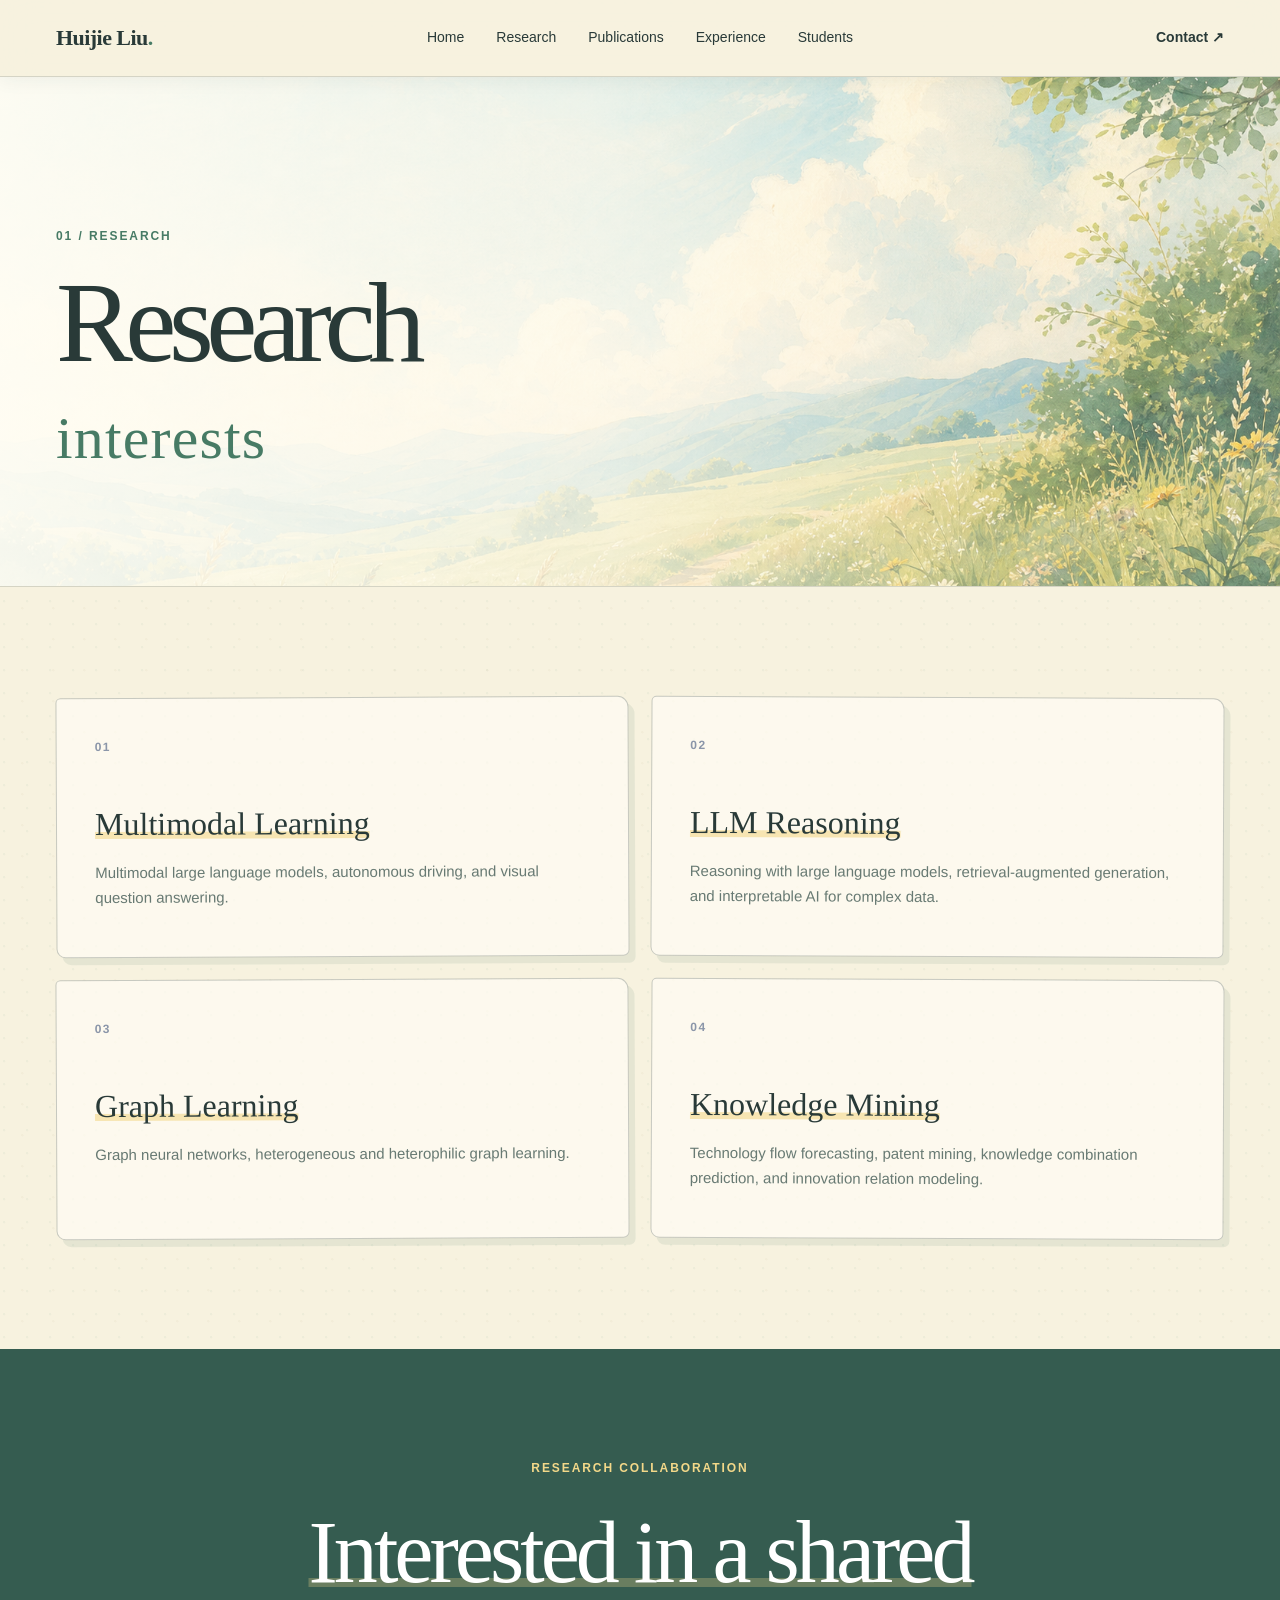
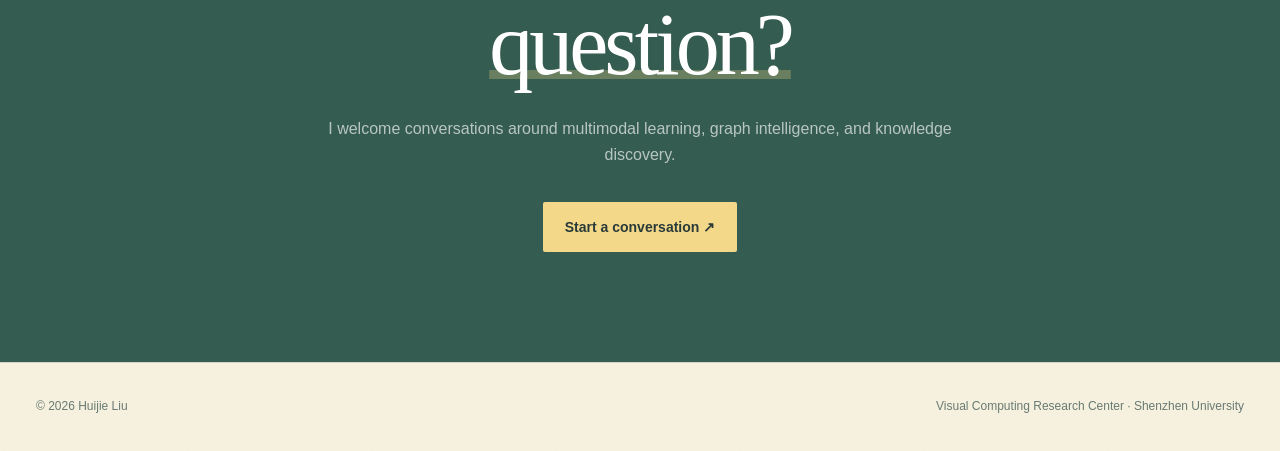
<file: research/index.html>
<!DOCTYPE html><html lang="en"><head><meta charSet="utf-8"/><meta name="viewport" content="width=device-width, initial-scale=1"/><link rel="stylesheet" href="/_next/static/chunks/01gqzxj_3n2r4.css" data-precedence="next"/><link rel="preload" as="script" fetchPriority="low" href="/_next/static/chunks/07i6tefl8w~c..js"/><script src="/_next/static/chunks/01i_en06-a_gb.js" async=""></script><script src="/_next/static/chunks/13je0jha5i6.b.js" async=""></script><script src="/_next/static/chunks/turbopack-0..947tngq6bf.js" async=""></script><script src="/_next/static/chunks/0typu5mmra_zv.js" async=""></script><title>Huijie Liu | Shenzhen University</title><meta name="description" content="Huijie Liu, Assistant Professor at Shenzhen University. Research in multimodal AI, graph neural networks, data mining, and knowledge discovery."/><link rel="shortcut icon" href="/favicon.svg"/><link rel="icon" href="/favicon.svg"/><script src="/_next/static/chunks/03~yq9q893hmn.js" noModule=""></script></head><body><div hidden=""><!--$--><!--/$--></div><header class="nav-shell"><nav class="nav-wrap" aria-label="Main navigation"><a class="wordmark" href="/">Huijie Liu<span>.</span></a><div class="nav-links"><a href="/">Home</a><a href="/research">Research</a><a href="/publications">Publications</a><a href="/experience">Experience</a><a href="/students">Students</a></div><a class="contact-link" href="mailto:huijieliu@szu.edu.cn">Contact ↗</a></nav></header><main><section class="page-hero"><p class="section-label">01 / Research</p><h1>Research<br/><span>interests</span></h1></section><section class="section-pad"><div class="interest-grid"><article class="interest-card"><span>01</span><h3>Multimodal Learning</h3><p>Multimodal large language models, autonomous driving, and visual question answering.</p></article><article class="interest-card"><span>02</span><h3>LLM Reasoning</h3><p>Reasoning with large language models, retrieval-augmented generation, and interpretable AI for complex data.</p></article><article class="interest-card"><span>03</span><h3>Graph Learning</h3><p>Graph neural networks, heterogeneous and heterophilic graph learning.</p></article><article class="interest-card"><span>04</span><h3>Knowledge Mining</h3><p>Technology flow forecasting, patent mining, knowledge combination prediction, and innovation relation modeling.</p></article></div></section><section class="join"><p class="section-label">Research collaboration</p><h2>Interested in a shared question?</h2><p>I welcome conversations around multimodal learning, graph intelligence, and knowledge discovery.</p><a class="button primary light" href="mailto:huijieliu@szu.edu.cn">Start a conversation ↗</a></section></main><footer><p>© 2026 Huijie Liu</p><p>Visual Computing Research Center · Shenzhen University</p></footer><!--$--><!--/$--><script src="/_next/static/chunks/07i6tefl8w~c..js" id="_R_" async=""></script><script>(self.__next_f=self.__next_f||[]).push([0])</script><script>self.__next_f.push([1,"1:\"$Sreact.fragment\"\n2:I[22378,[\"/_next/static/chunks/0typu5mmra_zv.js\"],\"default\"]\n3:I[99582,[\"/_next/static/chunks/0typu5mmra_zv.js\"],\"default\"]\n8:I[95394,[\"/_next/static/chunks/0typu5mmra_zv.js\"],\"default\",1]\n:HL[\"/_next/static/chunks/01gqzxj_3n2r4.css\",\"style\"]\n"])</script><script>self.__next_f.push([1,"0:{\"P\":null,\"c\":[\"\",\"research\",\"\"],\"q\":\"\",\"i\":false,\"f\":[[[\"\",{\"children\":[\"research\",{\"children\":[\"__PAGE__\",{}]}]},\"$undefined\",\"$undefined\",16],[[\"$\",\"$1\",\"c\",{\"children\":[[[\"$\",\"link\",\"0\",{\"rel\":\"stylesheet\",\"href\":\"/_next/static/chunks/01gqzxj_3n2r4.css\",\"precedence\":\"next\",\"crossOrigin\":\"$undefined\",\"nonce\":\"$undefined\"}],[\"$\",\"script\",\"script-0\",{\"src\":\"/_next/static/chunks/0typu5mmra_zv.js\",\"async\":true,\"nonce\":\"$undefined\"}]],[\"$\",\"html\",null,{\"lang\":\"en\",\"children\":[\"$\",\"body\",null,{\"children\":[\"$\",\"$L2\",null,{\"parallelRouterKey\":\"children\",\"error\":\"$undefined\",\"errorStyles\":\"$undefined\",\"errorScripts\":\"$undefined\",\"template\":[\"$\",\"$L3\",null,{}],\"templateStyles\":\"$undefined\",\"templateScripts\":\"$undefined\",\"notFound\":[[[\"$\",\"title\",null,{\"children\":\"404: This page could not be found.\"}],[\"$\",\"div\",null,{\"style\":{\"fontFamily\":\"system-ui,\\\"Segoe UI\\\",Roboto,Helvetica,Arial,sans-serif,\\\"Apple Color Emoji\\\",\\\"Segoe UI Emoji\\\"\",\"height\":\"100vh\",\"textAlign\":\"center\",\"display\":\"flex\",\"flexDirection\":\"column\",\"alignItems\":\"center\",\"justifyContent\":\"center\"},\"children\":[\"$\",\"div\",null,{\"children\":[[\"$\",\"style\",null,{\"dangerouslySetInnerHTML\":{\"__html\":\"body{color:#000;background:#fff;margin:0}.next-error-h1{border-right:1px solid rgba(0,0,0,.3)}@media (prefers-color-scheme:dark){body{color:#fff;background:#000}.next-error-h1{border-right:1px solid rgba(255,255,255,.3)}}\"}}],[\"$\",\"h1\",null,{\"className\":\"next-error-h1\",\"style\":{\"display\":\"inline-block\",\"margin\":\"0 20px 0 0\",\"padding\":\"0 23px 0 0\",\"fontSize\":24,\"fontWeight\":500,\"verticalAlign\":\"top\",\"lineHeight\":\"49px\"},\"children\":404}],[\"$\",\"div\",null,{\"style\":{\"display\":\"inline-block\"},\"children\":[\"$\",\"h2\",null,{\"style\":{\"fontSize\":14,\"fontWeight\":400,\"lineHeight\":\"49px\",\"margin\":0},\"children\":\"This page could not be found.\"}]}]]}]}]],[]],\"forbidden\":\"$undefined\",\"unauthorized\":\"$undefined\"}]}]}]]}],{\"children\":[[\"$\",\"$1\",\"c\",{\"children\":[null,[\"$\",\"$L2\",null,{\"parallelRouterKey\":\"children\",\"error\":\"$undefined\",\"errorStyles\":\"$undefined\",\"errorScripts\":\"$undefined\",\"template\":[\"$\",\"$L3\",null,{}],\"templateStyles\":\"$undefined\",\"templateScripts\":\"$undefined\",\"notFound\":\"$undefined\",\"forbidden\":\"$undefined\",\"unauthorized\":\"$undefined\"}]]}],{\"children\":[[\"$\",\"$1\",\"c\",{\"children\":[[[\"$\",\"header\",null,{\"className\":\"nav-shell\",\"children\":[\"$\",\"nav\",null,{\"className\":\"nav-wrap\",\"aria-label\":\"Main navigation\",\"children\":[[\"$\",\"a\",null,{\"className\":\"wordmark\",\"href\":\"/\",\"children\":[\"Huijie Liu\",[\"$\",\"span\",null,{\"children\":\".\"}]]}],[\"$\",\"div\",null,{\"className\":\"nav-links\",\"children\":[[\"$\",\"a\",null,{\"href\":\"/\",\"children\":\"Home\"}],[\"$\",\"a\",null,{\"href\":\"/research\",\"children\":\"Research\"}],[\"$\",\"a\",null,{\"href\":\"/publications\",\"children\":\"Publications\"}],[\"$\",\"a\",null,{\"href\":\"/experience\",\"children\":\"Experience\"}],[\"$\",\"a\",null,{\"href\":\"/students\",\"children\":\"Students\"}]]}],[\"$\",\"a\",null,{\"className\":\"contact-link\",\"href\":\"mailto:huijieliu@szu.edu.cn\",\"children\":\"Contact ↗\"}]]}]}],[\"$\",\"main\",null,{\"children\":[[\"$\",\"section\",null,{\"className\":\"page-hero\",\"children\":[[\"$\",\"p\",null,{\"className\":\"section-label\",\"children\":\"01 / Research\"}],[\"$\",\"h1\",null,{\"children\":[\"Research\",[\"$\",\"br\",null,{}],[\"$\",\"span\",null,{\"children\":\"interests\"}]]}]]}],[\"$\",\"section\",null,{\"className\":\"section-pad\",\"children\":[\"$\",\"div\",null,{\"className\":\"interest-grid\",\"children\":[[\"$\",\"article\",\"Multimodal Learning\",{\"className\":\"interest-card\",\"children\":[[\"$\",\"span\",null,{\"children\":\"01\"}],[\"$\",\"h3\",null,{\"children\":\"Multimodal Learning\"}],[\"$\",\"p\",null,{\"children\":\"Multimodal large language models, autonomous driving, and visual question answering.\"}]]}],[\"$\",\"article\",\"LLM Reasoning\",{\"className\":\"interest-card\",\"children\":[[\"$\",\"span\",null,{\"children\":\"02\"}],[\"$\",\"h3\",null,{\"children\":\"LLM Reasoning\"}],[\"$\",\"p\",null,{\"children\":\"Reasoning with large language models, retrieval-augmented generation, and interpretable AI for complex data.\"}]]}],[\"$\",\"article\",\"Graph Learning\",{\"className\":\"interest-card\",\"children\":[[\"$\",\"span\",null,{\"children\":\"03\"}],[\"$\",\"h3\",null,{\"children\":\"Graph Learning\"}],[\"$\",\"p\",null,{\"children\":\"Graph neural networks, heterogeneous and heterophilic graph learning.\"}]]}],[\"$\",\"article\",\"Knowledge Mining\",{\"className\":\"interest-card\",\"children\":[[\"$\",\"span\",null,{\"children\":\"04\"}],[\"$\",\"h3\",null,{\"children\":\"Knowledge Mining\"}],[\"$\",\"p\",null,{\"children\":\"Technology flow forecasting, patent mining, knowledge combination prediction, and innovation relation modeling.\"}]]}]]}]}],[\"$\",\"section\",null,{\"className\":\"join\",\"children\":[[\"$\",\"p\",null,{\"className\":\"section-label\",\"children\":\"Research collaboration\"}],[\"$\",\"h2\",null,{\"children\":\"Interested in a shared question?\"}],[\"$\",\"p\",null,{\"children\":\"I welcome conversations around multimodal learning, graph intelligence, and knowledge discovery.\"}],[\"$\",\"a\",null,{\"className\":\"button primary light\",\"href\":\"mailto:huijieliu@szu.edu.cn\",\"children\":\"Start a conversation ↗\"}]]}]]}],\"$L4\"],null,\"$L5\"]}],{},null,false,null]},null,false,\"$@6\"]},null,false,null],\"$L7\",false]],\"m\":\"$undefined\",\"G\":[\"$8\",[\"$L9\"]],\"S\":true,\"h\":null,\"s\":\"$undefined\",\"l\":\"$undefined\",\"p\":\"$undefined\",\"d\":\"$undefined\",\"b\":\"izoruSwEnAtKReUM14V3P\"}\n"])</script><script>self.__next_f.push([1,"a:I[25326,[\"/_next/static/chunks/0typu5mmra_zv.js\"],\"OutletBoundary\"]\nb:\"$Sreact.suspense\"\ne:I[25326,[\"/_next/static/chunks/0typu5mmra_zv.js\"],\"ViewportBoundary\"]\n10:I[25326,[\"/_next/static/chunks/0typu5mmra_zv.js\"],\"MetadataBoundary\"]\n4:[\"$\",\"footer\",null,{\"children\":[[\"$\",\"p\",null,{\"children\":\"© 2026 Huijie Liu\"}],[\"$\",\"p\",null,{\"children\":\"Visual Computing Research Center · Shenzhen University\"}]]}]\n5:[\"$\",\"$La\",null,{\"children\":[\"$\",\"$b\",null,{\"name\":\"Next.MetadataOutlet\",\"children\":\"$@c\"}]}]\nd:[]\n6:\"$Wd\"\n7:[\"$\",\"$1\",\"h\",{\"children\":[null,[\"$\",\"$Le\",null,{\"children\":\"$Lf\"}],[\"$\",\"div\",null,{\"hidden\":true,\"children\":[\"$\",\"$L10\",null,{\"children\":[\"$\",\"$b\",null,{\"name\":\"Next.Metadata\",\"children\":\"$L11\"}]}]}],null]}]\n9:[\"$\",\"link\",\"0\",{\"rel\":\"stylesheet\",\"href\":\"/_next/static/chunks/01gqzxj_3n2r4.css\",\"precedence\":\"next\",\"crossOrigin\":\"$undefined\",\"nonce\":\"$undefined\"}]\n"])</script><script>self.__next_f.push([1,"f:[[\"$\",\"meta\",\"0\",{\"charSet\":\"utf-8\"}],[\"$\",\"meta\",\"1\",{\"name\":\"viewport\",\"content\":\"width=device-width, initial-scale=1\"}]]\n"])</script><script>self.__next_f.push([1,"12:I[20676,[\"/_next/static/chunks/0typu5mmra_zv.js\"],\"IconMark\"]\nc:null\n11:[[\"$\",\"title\",\"0\",{\"children\":\"Huijie Liu | Shenzhen University\"}],[\"$\",\"meta\",\"1\",{\"name\":\"description\",\"content\":\"Huijie Liu, Assistant Professor at Shenzhen University. Research in multimodal AI, graph neural networks, data mining, and knowledge discovery.\"}],[\"$\",\"link\",\"2\",{\"rel\":\"shortcut icon\",\"href\":\"/favicon.svg\"}],[\"$\",\"link\",\"3\",{\"rel\":\"icon\",\"href\":\"/favicon.svg\"}],[\"$\",\"$L12\",\"4\",{}]]\n"])</script></body></html>
</file>
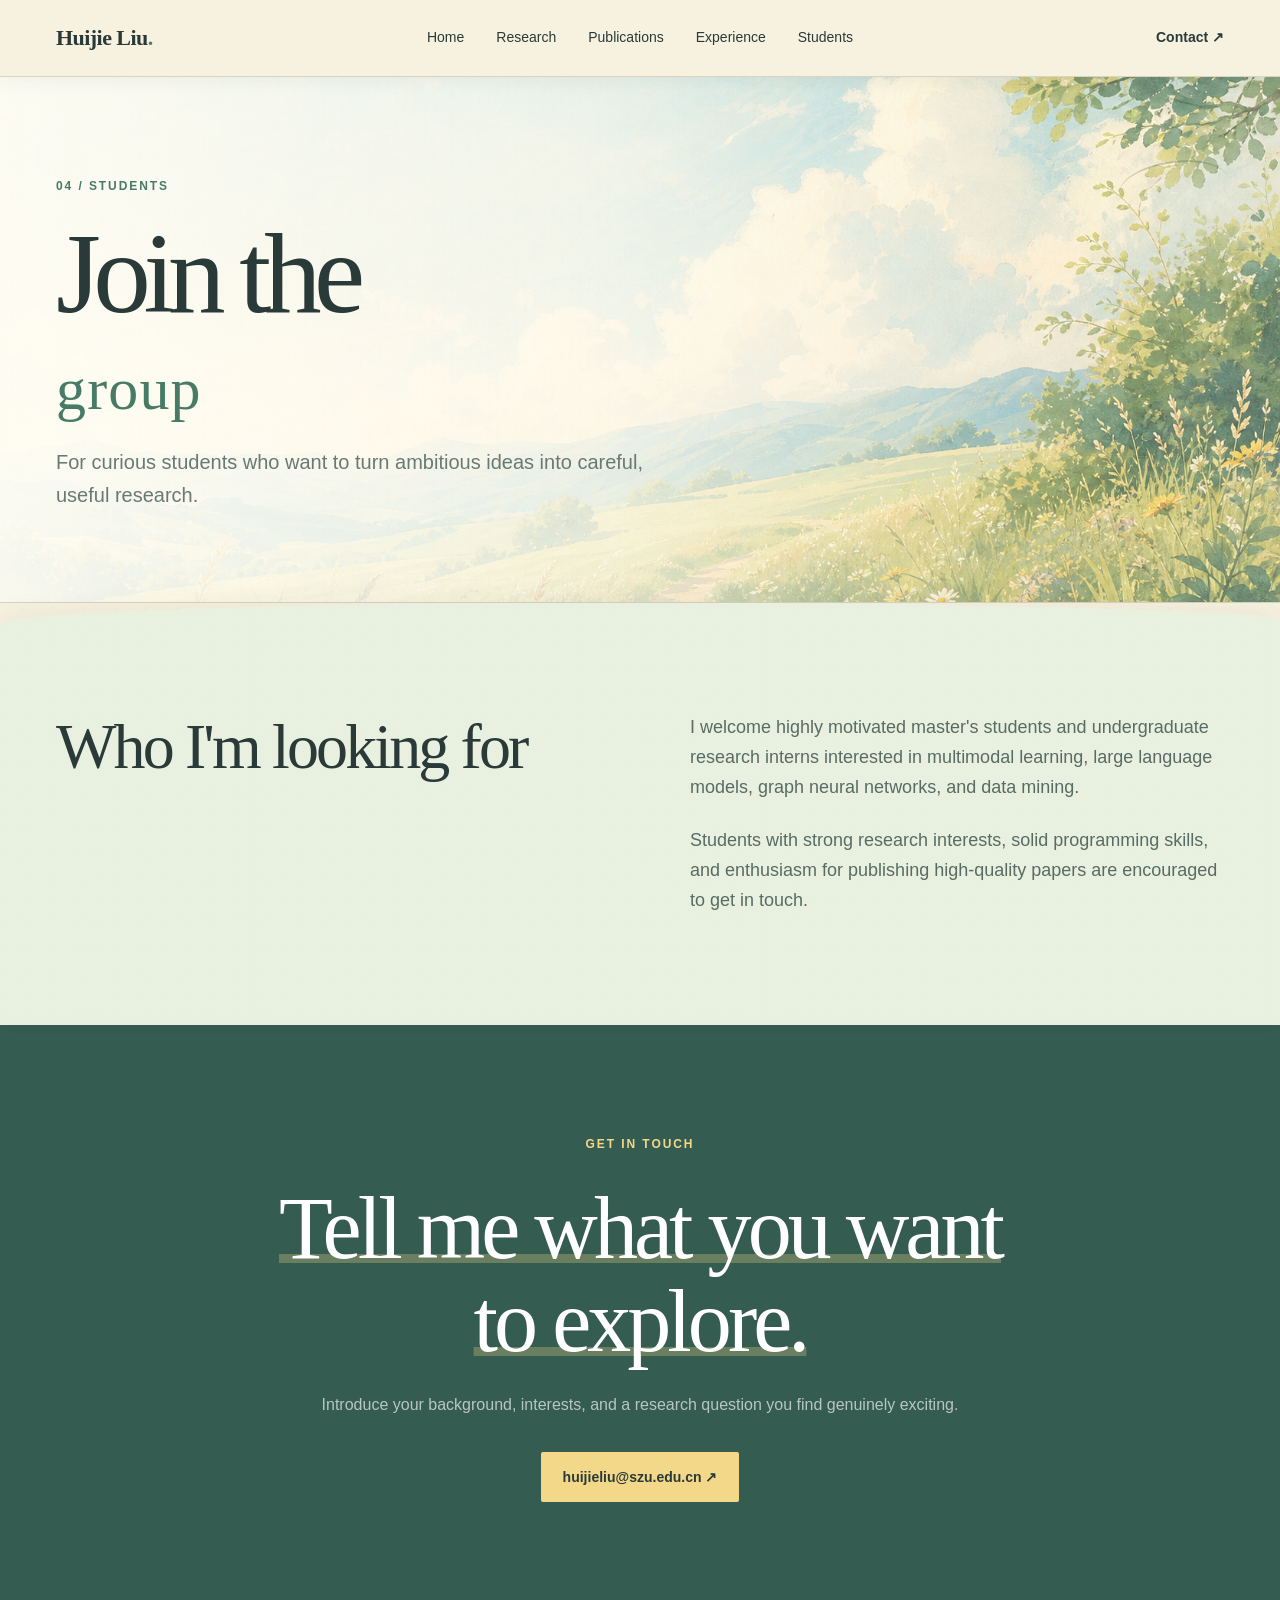
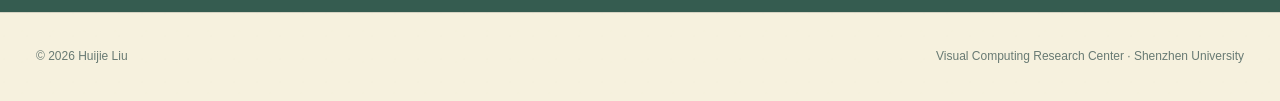
<file: students/index.html>
<!DOCTYPE html><html lang="en"><head><meta charSet="utf-8"/><meta name="viewport" content="width=device-width, initial-scale=1"/><link rel="stylesheet" href="/_next/static/chunks/01gqzxj_3n2r4.css" data-precedence="next"/><link rel="preload" as="script" fetchPriority="low" href="/_next/static/chunks/07i6tefl8w~c..js"/><script src="/_next/static/chunks/01i_en06-a_gb.js" async=""></script><script src="/_next/static/chunks/13je0jha5i6.b.js" async=""></script><script src="/_next/static/chunks/turbopack-0..947tngq6bf.js" async=""></script><script src="/_next/static/chunks/0typu5mmra_zv.js" async=""></script><title>Huijie Liu | Shenzhen University</title><meta name="description" content="Huijie Liu, Assistant Professor at Shenzhen University. Research in multimodal AI, graph neural networks, data mining, and knowledge discovery."/><link rel="shortcut icon" href="/favicon.svg"/><link rel="icon" href="/favicon.svg"/><script src="/_next/static/chunks/03~yq9q893hmn.js" noModule=""></script></head><body><div hidden=""><!--$--><!--/$--></div><header class="nav-shell"><nav class="nav-wrap" aria-label="Main navigation"><a class="wordmark" href="/">Huijie Liu<span>.</span></a><div class="nav-links"><a href="/">Home</a><a href="/research">Research</a><a href="/publications">Publications</a><a href="/experience">Experience</a><a href="/students">Students</a></div><a class="contact-link" href="mailto:huijieliu@szu.edu.cn">Contact ↗</a></nav></header><main><section class="page-hero"><p class="section-label">04 / Students</p><h1>Join the<br/><span>group</span></h1><p>For curious students who want to turn ambitious ideas into careful, useful research.</p></section><section class="intro section-pad"><div class="intro-grid"><h2>Who I&#x27;m looking for</h2><div class="prose"><p>I welcome highly motivated master&#x27;s students and undergraduate research interns interested in multimodal learning, large language models, graph neural networks, and data mining.</p><p>Students with strong research interests, solid programming skills, and enthusiasm for publishing high-quality papers are encouraged to get in touch.</p></div></div></section><section class="join"><p class="section-label">Get in touch</p><h2>Tell me what you want to explore.</h2><p>Introduce your background, interests, and a research question you find genuinely exciting.</p><a class="button primary light" href="mailto:huijieliu@szu.edu.cn">huijieliu@szu.edu.cn ↗</a></section></main><footer><p>© 2026 Huijie Liu</p><p>Visual Computing Research Center · Shenzhen University</p></footer><!--$--><!--/$--><script src="/_next/static/chunks/07i6tefl8w~c..js" id="_R_" async=""></script><script>(self.__next_f=self.__next_f||[]).push([0])</script><script>self.__next_f.push([1,"1:\"$Sreact.fragment\"\n2:I[22378,[\"/_next/static/chunks/0typu5mmra_zv.js\"],\"default\"]\n3:I[99582,[\"/_next/static/chunks/0typu5mmra_zv.js\"],\"default\"]\n4:I[25326,[\"/_next/static/chunks/0typu5mmra_zv.js\"],\"OutletBoundary\"]\n5:\"$Sreact.suspense\"\n8:I[25326,[\"/_next/static/chunks/0typu5mmra_zv.js\"],\"ViewportBoundary\"]\na:I[25326,[\"/_next/static/chunks/0typu5mmra_zv.js\"],\"MetadataBoundary\"]\nc:I[95394,[\"/_next/static/chunks/0typu5mmra_zv.js\"],\"default\",1]\n:HL[\"/_next/static/chunks/01gqzxj_3n2r4.css\",\"style\"]\n"])</script><script>self.__next_f.push([1,"0:{\"P\":null,\"c\":[\"\",\"students\",\"\"],\"q\":\"\",\"i\":false,\"f\":[[[\"\",{\"children\":[\"students\",{\"children\":[\"__PAGE__\",{}]}]},\"$undefined\",\"$undefined\",16],[[\"$\",\"$1\",\"c\",{\"children\":[[[\"$\",\"link\",\"0\",{\"rel\":\"stylesheet\",\"href\":\"/_next/static/chunks/01gqzxj_3n2r4.css\",\"precedence\":\"next\",\"crossOrigin\":\"$undefined\",\"nonce\":\"$undefined\"}],[\"$\",\"script\",\"script-0\",{\"src\":\"/_next/static/chunks/0typu5mmra_zv.js\",\"async\":true,\"nonce\":\"$undefined\"}]],[\"$\",\"html\",null,{\"lang\":\"en\",\"children\":[\"$\",\"body\",null,{\"children\":[\"$\",\"$L2\",null,{\"parallelRouterKey\":\"children\",\"error\":\"$undefined\",\"errorStyles\":\"$undefined\",\"errorScripts\":\"$undefined\",\"template\":[\"$\",\"$L3\",null,{}],\"templateStyles\":\"$undefined\",\"templateScripts\":\"$undefined\",\"notFound\":[[[\"$\",\"title\",null,{\"children\":\"404: This page could not be found.\"}],[\"$\",\"div\",null,{\"style\":{\"fontFamily\":\"system-ui,\\\"Segoe UI\\\",Roboto,Helvetica,Arial,sans-serif,\\\"Apple Color Emoji\\\",\\\"Segoe UI Emoji\\\"\",\"height\":\"100vh\",\"textAlign\":\"center\",\"display\":\"flex\",\"flexDirection\":\"column\",\"alignItems\":\"center\",\"justifyContent\":\"center\"},\"children\":[\"$\",\"div\",null,{\"children\":[[\"$\",\"style\",null,{\"dangerouslySetInnerHTML\":{\"__html\":\"body{color:#000;background:#fff;margin:0}.next-error-h1{border-right:1px solid rgba(0,0,0,.3)}@media (prefers-color-scheme:dark){body{color:#fff;background:#000}.next-error-h1{border-right:1px solid rgba(255,255,255,.3)}}\"}}],[\"$\",\"h1\",null,{\"className\":\"next-error-h1\",\"style\":{\"display\":\"inline-block\",\"margin\":\"0 20px 0 0\",\"padding\":\"0 23px 0 0\",\"fontSize\":24,\"fontWeight\":500,\"verticalAlign\":\"top\",\"lineHeight\":\"49px\"},\"children\":404}],[\"$\",\"div\",null,{\"style\":{\"display\":\"inline-block\"},\"children\":[\"$\",\"h2\",null,{\"style\":{\"fontSize\":14,\"fontWeight\":400,\"lineHeight\":\"49px\",\"margin\":0},\"children\":\"This page could not be found.\"}]}]]}]}]],[]],\"forbidden\":\"$undefined\",\"unauthorized\":\"$undefined\"}]}]}]]}],{\"children\":[[\"$\",\"$1\",\"c\",{\"children\":[null,[\"$\",\"$L2\",null,{\"parallelRouterKey\":\"children\",\"error\":\"$undefined\",\"errorStyles\":\"$undefined\",\"errorScripts\":\"$undefined\",\"template\":[\"$\",\"$L3\",null,{}],\"templateStyles\":\"$undefined\",\"templateScripts\":\"$undefined\",\"notFound\":\"$undefined\",\"forbidden\":\"$undefined\",\"unauthorized\":\"$undefined\"}]]}],{\"children\":[[\"$\",\"$1\",\"c\",{\"children\":[[[\"$\",\"header\",null,{\"className\":\"nav-shell\",\"children\":[\"$\",\"nav\",null,{\"className\":\"nav-wrap\",\"aria-label\":\"Main navigation\",\"children\":[[\"$\",\"a\",null,{\"className\":\"wordmark\",\"href\":\"/\",\"children\":[\"Huijie Liu\",[\"$\",\"span\",null,{\"children\":\".\"}]]}],[\"$\",\"div\",null,{\"className\":\"nav-links\",\"children\":[[\"$\",\"a\",null,{\"href\":\"/\",\"children\":\"Home\"}],[\"$\",\"a\",null,{\"href\":\"/research\",\"children\":\"Research\"}],[\"$\",\"a\",null,{\"href\":\"/publications\",\"children\":\"Publications\"}],[\"$\",\"a\",null,{\"href\":\"/experience\",\"children\":\"Experience\"}],[\"$\",\"a\",null,{\"href\":\"/students\",\"children\":\"Students\"}]]}],[\"$\",\"a\",null,{\"className\":\"contact-link\",\"href\":\"mailto:huijieliu@szu.edu.cn\",\"children\":\"Contact ↗\"}]]}]}],[\"$\",\"main\",null,{\"children\":[[\"$\",\"section\",null,{\"className\":\"page-hero\",\"children\":[[\"$\",\"p\",null,{\"className\":\"section-label\",\"children\":\"04 / Students\"}],[\"$\",\"h1\",null,{\"children\":[\"Join the\",[\"$\",\"br\",null,{}],[\"$\",\"span\",null,{\"children\":\"group\"}]]}],[\"$\",\"p\",null,{\"children\":\"For curious students who want to turn ambitious ideas into careful, useful research.\"}]]}],[\"$\",\"section\",null,{\"className\":\"intro section-pad\",\"children\":[\"$\",\"div\",null,{\"className\":\"intro-grid\",\"children\":[[\"$\",\"h2\",null,{\"children\":\"Who I'm looking for\"}],[\"$\",\"div\",null,{\"className\":\"prose\",\"children\":[[\"$\",\"p\",null,{\"children\":\"I welcome highly motivated master's students and undergraduate research interns interested in multimodal learning, large language models, graph neural networks, and data mining.\"}],[\"$\",\"p\",null,{\"children\":\"Students with strong research interests, solid programming skills, and enthusiasm for publishing high-quality papers are encouraged to get in touch.\"}]]}]]}]}],[\"$\",\"section\",null,{\"className\":\"join\",\"children\":[[\"$\",\"p\",null,{\"className\":\"section-label\",\"children\":\"Get in touch\"}],[\"$\",\"h2\",null,{\"children\":\"Tell me what you want to explore.\"}],[\"$\",\"p\",null,{\"children\":\"Introduce your background, interests, and a research question you find genuinely exciting.\"}],[\"$\",\"a\",null,{\"className\":\"button primary light\",\"href\":\"mailto:huijieliu@szu.edu.cn\",\"children\":\"huijieliu@szu.edu.cn ↗\"}]]}]]}],[\"$\",\"footer\",null,{\"children\":[[\"$\",\"p\",null,{\"children\":\"© 2026 Huijie Liu\"}],[\"$\",\"p\",null,{\"children\":\"Visual Computing Research Center · Shenzhen University\"}]]}]],null,[\"$\",\"$L4\",null,{\"children\":[\"$\",\"$5\",null,{\"name\":\"Next.MetadataOutlet\",\"children\":\"$@6\"}]}]]}],{},null,false,null]},null,false,\"$@7\"]},null,false,null],[\"$\",\"$1\",\"h\",{\"children\":[null,[\"$\",\"$L8\",null,{\"children\":\"$L9\"}],[\"$\",\"div\",null,{\"hidden\":true,\"children\":[\"$\",\"$La\",null,{\"children\":[\"$\",\"$5\",null,{\"name\":\"Next.Metadata\",\"children\":\"$Lb\"}]}]}],null]}],false]],\"m\":\"$undefined\",\"G\":[\"$c\",[[\"$\",\"link\",\"0\",{\"rel\":\"stylesheet\",\"href\":\"/_next/static/chunks/01gqzxj_3n2r4.css\",\"precedence\":\"next\",\"crossOrigin\":\"$undefined\",\"nonce\":\"$undefined\"}]]],\"S\":true,\"h\":null,\"s\":\"$undefined\",\"l\":\"$undefined\",\"p\":\"$undefined\",\"d\":\"$undefined\",\"b\":\"izoruSwEnAtKReUM14V3P\"}\n"])</script><script>self.__next_f.push([1,"d:[]\n7:\"$Wd\"\n"])</script><script>self.__next_f.push([1,"9:[[\"$\",\"meta\",\"0\",{\"charSet\":\"utf-8\"}],[\"$\",\"meta\",\"1\",{\"name\":\"viewport\",\"content\":\"width=device-width, initial-scale=1\"}]]\n"])</script><script>self.__next_f.push([1,"e:I[20676,[\"/_next/static/chunks/0typu5mmra_zv.js\"],\"IconMark\"]\n6:null\nb:[[\"$\",\"title\",\"0\",{\"children\":\"Huijie Liu | Shenzhen University\"}],[\"$\",\"meta\",\"1\",{\"name\":\"description\",\"content\":\"Huijie Liu, Assistant Professor at Shenzhen University. Research in multimodal AI, graph neural networks, data mining, and knowledge discovery.\"}],[\"$\",\"link\",\"2\",{\"rel\":\"shortcut icon\",\"href\":\"/favicon.svg\"}],[\"$\",\"link\",\"3\",{\"rel\":\"icon\",\"href\":\"/favicon.svg\"}],[\"$\",\"$Le\",\"4\",{}]]\n"])</script></body></html>
</file>
<file: _next/static/chunks/01gqzxj_3n2r4.css>
@layer theme{:root,:host{--font-sans:ui-sans-serif, system-ui, sans-serif, "Apple Color Emoji", "Segoe UI Emoji", "Segoe UI Symbol", "Noto Color Emoji";--font-mono:ui-monospace, SFMono-Regular, Menlo, Monaco, Consolas, "Liberation Mono", "Courier New", monospace;--spacing:.25rem;--default-font-family:var(--font-sans);--default-mono-font-family:var(--font-mono)}}@layer base{*,:after,:before,::backdrop{box-sizing:border-box;border:0 solid;margin:0;padding:0}::file-selector-button{box-sizing:border-box;border:0 solid;margin:0;padding:0}html,:host{-webkit-text-size-adjust:100%;tab-size:4;line-height:1.5;font-family:var(--default-font-family,ui-sans-serif, system-ui, sans-serif, "Apple Color Emoji", "Segoe UI Emoji", "Segoe UI Symbol", "Noto Color Emoji");font-feature-settings:var(--default-font-feature-settings,normal);font-variation-settings:var(--default-font-variation-settings,normal);-webkit-tap-highlight-color:transparent}hr{height:0;color:inherit;border-top-width:1px}abbr:where([title]){-webkit-text-decoration:underline dotted;text-decoration:underline dotted}h1,h2,h3,h4,h5,h6{font-size:inherit;font-weight:inherit}a{color:inherit;-webkit-text-decoration:inherit;-webkit-text-decoration:inherit;-webkit-text-decoration:inherit;-webkit-text-decoration:inherit;text-decoration:inherit}b,strong{font-weight:bolder}code,kbd,samp,pre{font-family:var(--default-mono-font-family,ui-monospace, SFMono-Regular, Menlo, Monaco, Consolas, "Liberation Mono", "Courier New", monospace);font-feature-settings:var(--default-mono-font-feature-settings,normal);font-variation-settings:var(--default-mono-font-variation-settings,normal);font-size:1em}small{font-size:80%}sub,sup{vertical-align:baseline;font-size:75%;line-height:0;position:relative}sub{bottom:-.25em}sup{top:-.5em}table{text-indent:0;border-color:inherit;border-collapse:collapse}:-moz-focusring{outline:auto}progress{vertical-align:baseline}summary{display:list-item}ol,ul,menu{list-style:none}img,svg,video,canvas,audio,iframe,embed,object{vertical-align:middle;display:block}img,video{max-width:100%;height:auto}button,input,select,optgroup,textarea{font:inherit;font-feature-settings:inherit;font-variation-settings:inherit;letter-spacing:inherit;color:inherit;opacity:1;background-color:#0000;border-radius:0}::file-selector-button{font:inherit;font-feature-settings:inherit;font-variation-settings:inherit;letter-spacing:inherit;color:inherit;opacity:1;background-color:#0000;border-radius:0}:where(select:is([multiple],[size])) optgroup{font-weight:bolder}:where(select:is([multiple],[size])) optgroup option{padding-inline-start:20px}::file-selector-button{margin-inline-end:4px}::placeholder{opacity:1}@supports (not ((-webkit-appearance:-apple-pay-button))) or (contain-intrinsic-size:1px){::placeholder{color:currentColor}@supports (color:color-mix(in lab, red, red)){::placeholder{color:color-mix(in oklab, currentcolor 50%, transparent)}}}textarea{resize:vertical}::-webkit-search-decoration{-webkit-appearance:none}::-webkit-date-and-time-value{min-height:1lh;text-align:inherit}::-webkit-datetime-edit{display:inline-flex}::-webkit-datetime-edit-fields-wrapper{padding:0}::-webkit-datetime-edit{padding-block:0}::-webkit-datetime-edit-year-field{padding-block:0}::-webkit-datetime-edit-month-field{padding-block:0}::-webkit-datetime-edit-day-field{padding-block:0}::-webkit-datetime-edit-hour-field{padding-block:0}::-webkit-datetime-edit-minute-field{padding-block:0}::-webkit-datetime-edit-second-field{padding-block:0}::-webkit-datetime-edit-millisecond-field{padding-block:0}::-webkit-datetime-edit-meridiem-field{padding-block:0}::-webkit-calendar-picker-indicator{line-height:1}:-moz-ui-invalid{box-shadow:none}button,input:where([type=button],[type=reset],[type=submit]){appearance:button}::file-selector-button{appearance:button}::-webkit-inner-spin-button{height:auto}::-webkit-outer-spin-button{height:auto}[hidden]:where(:not([hidden=until-found])){display:none!important}}@layer components;@layer utilities{.relative{position:relative}.start{inset-inline-start:var(--spacing)}.table{display:table}}:root{--ink:#293a38;--muted:#687a73;--paper:#f7f2df;--cream:#e8f0df;--white:#fffdf4;--green:#477b65;--lime:#f3d889;--line:#293a3829}*{box-sizing:border-box}html{scroll-behavior:smooth}body{background-color:var(--paper);color:var(--ink);background-image:radial-gradient(circle at 18% 14%,#477b650d 0 1px,#0000 1.5px),radial-gradient(circle at 72% 62%,#8d65380a 0 1px,#0000 1.5px);background-size:23px 23px,31px 31px;margin:0;font-family:Arial,Helvetica Neue,sans-serif;font-size:16px;line-height:1.65}a{color:inherit;text-decoration:none}.nav-shell{z-index:10;border-bottom:1px solid var(--line);-webkit-backdrop-filter:blur(18px);backdrop-filter:blur(18px);background:#f7f2dfe6;position:sticky;top:0;box-shadow:0 3px 18px #293a380f}.nav-wrap{grid-template-columns:1fr auto 1fr;align-items:center;gap:40px;max-width:1240px;height:76px;margin:auto;padding:0 36px;display:grid}.wordmark{letter-spacing:-.025em;font-family:Georgia,Times New Roman,serif;font-size:22px;font-weight:700}.wordmark span{color:var(--green)}.nav-links{gap:32px;font-size:14px;display:flex}.nav-links a,.contact-link{transition:opacity .2s}.nav-links a{position:relative}.nav-links a:after{content:"";background:var(--green);transform-origin:0;height:2px;transition:transform .2s;position:absolute;bottom:-7px;left:8%;right:8%;transform:scaleX(0)rotate(-1deg)}.nav-links a:hover:after{transform:scaleX(1)rotate(-1deg)}.nav-links a:hover,.contact-link:hover{opacity:.55}.contact-link{justify-self:end;font-size:14px;font-weight:700}.hero{isolation:isolate;grid-template-columns:1.2fr .8fr;align-items:center;gap:70px;max-width:1240px;min-height:670px;margin:auto;padding:90px 36px 96px;display:grid;position:relative;overflow:hidden}.hero:before,.page-hero:before{content:"";z-index:-2;background:linear-gradient(90deg,#fffdf4f2 0%,#fffdf4bf 42%,#fffdf41f 76%),url(/storybook-landscape.png) 50%/cover no-repeat;position:absolute;inset:0}.hero-copy,.portrait-wrap{z-index:1;position:relative}.page-hero{isolation:isolate;border-bottom:1px solid var(--line);flex-direction:column;justify-content:flex-end;min-height:510px;padding:100px max(36px,50vw - 584px) 90px;display:flex;position:relative;overflow:hidden}.page-hero:before{background:linear-gradient(90deg,#fffdf4f0 0%,#fffdf4ad 48%,#fffdf424 82%),url(/storybook-landscape.png) 50% 58%/cover no-repeat}.page-hero:after{content:"";border-top:2px solid #293a3838;border-radius:50%;width:110px;height:52px;position:absolute;top:16%;right:4%;transform:rotate(-8deg)}.page-hero h1{margin-bottom:28px;font-size:clamp(70px,9vw,120px)}.page-hero>p:last-child{max-width:620px;color:var(--muted);margin:0;font-size:20px}.publications-hero .section-label{letter-spacing:-.045em;text-transform:none;margin-bottom:28px;font-family:Georgia,Times New Roman,serif;font-size:clamp(44px,6vw,76px);font-weight:400;line-height:1}.publications-hero h1{letter-spacing:-.025em;font-size:clamp(26px,3vw,38px);line-height:1.05}.publications-hero h1 span{color:var(--ink);font-size:1em}.eyebrow,.section-label{color:var(--green);letter-spacing:.16em;text-transform:uppercase;margin:0 0 28px;font-size:12px;font-weight:800}h1,h2,h3,p{margin-top:0}h1{letter-spacing:-.065em;margin-bottom:30px;font-family:Georgia,Times New Roman,serif;font-size:clamp(66px,8vw,114px);font-weight:400;line-height:.84}h1 span{color:var(--green);letter-spacing:.02em;font-size:.52em}.hero-lead{max-width:640px;color:var(--muted);margin-bottom:34px;font-size:21px;line-height:1.6}.hero-actions{flex-wrap:wrap;align-items:center;gap:26px;display:flex}.button{justify-content:center;align-items:center;min-height:50px;padding:0 22px;font-size:14px;font-weight:800;display:inline-flex}.button.primary{background:var(--green);color:#fff;border-radius:2px}.button.primary:hover{background:#386551}.text-button{border-bottom:1px solid var(--ink);padding:0}.portrait-wrap{justify-self:end;width:min(100%,390px);position:relative}.portrait-card{aspect-ratio:4/5;background:var(--green);background-image:radial-gradient(circle at 68% 26%,#ffffff29 0 8%,#0000 9%),linear-gradient(150deg,#73a88e,#3f735e 72%);border-radius:49% 51% 46% 54%/3% 4% 3% 5%;place-items:center;display:grid;position:relative;overflow:hidden;transform:rotate(1.2deg);box-shadow:9px 10px #f3d889}.portrait-card:after{content:"";pointer-events:none;border:1.5px solid #fffdf4c7;border-radius:48% 52% 47% 53%/2% 3% 2% 4%;position:absolute;inset:10px;box-shadow:inset 0 0 24px #477b651a}.profile-photo{object-fit:cover;object-position:center 38%;filter:saturate(.9)contrast(.98)sepia(.04);width:100%;height:100%;display:block}.section-pad{padding:110px max(36px,50vw - 584px);position:relative}.intro{background:linear-gradient(#e8f0dff5,#e8f0dff5);border-radius:48% 52% 0 0/22px 18px 0 0;box-shadow:0 -8px 24px #293a380d}.intro-grid{grid-template-columns:1fr 1fr;gap:100px;display:grid}.intro-grid-single{grid-template-columns:minmax(0,820px)}.intro-grid-single .prose{max-width:820px}.intro h2,.section-heading h2,.experience h2,.join h2{letter-spacing:-.045em;margin-bottom:0;font-family:Georgia,serif;font-size:clamp(42px,5vw,68px);font-weight:400;line-height:1.05}.prose{color:#586c65;max-width:570px;font-size:18px}.prose p+p{margin-top:24px}.topic-section{background:linear-gradient(#fffdf4f5,#fffdf4f5),url(/storybook-landscape.png) bottom/cover fixed}.topic-grid{border-top:1px solid var(--line);border-left:1px solid var(--line);grid-template-columns:1fr 1fr;display:grid}.topic-link{border-right:1px solid var(--line);border-bottom:1px solid var(--line);background:#fffdf49e;min-height:290px;padding:30px;transition:transform .2s,background .2s,color .2s,box-shadow .2s}.topic-link:nth-child(2n) h2{transform:rotate(.5deg)}.topic-link:nth-child(odd) h2{transform:rotate(-.5deg)}.topic-link:hover{z-index:1;background:var(--green);color:#fff;box-shadow:7px 8px 0 var(--lime);position:relative;transform:translate(-3px,-4px)rotate(-.35deg)}.topic-link>span{color:#8b96a9;letter-spacing:.12em;font-size:12px;font-weight:800}.topic-link h2{margin:58px 0 12px;font-family:Georgia,serif;font-size:38px;font-weight:400}.topic-link p{max-width:440px;color:var(--muted)}.topic-link b{font-size:13px}.topic-link:hover p,.topic-link:hover>span{color:#ffffffad}.topic-grid.compact{grid-template-columns:repeat(3,1fr)}.section-heading{justify-content:space-between;align-items:end;gap:60px;margin-bottom:58px;display:flex}.section-heading>p{max-width:410px;color:var(--muted);margin-bottom:4px}.section-heading .section-label{margin-bottom:16px}.interest-grid{border:0;grid-template-columns:1fr 1fr;gap:22px;display:grid}.interest-card{background:#fffdf4b3;border:1.5px solid #293a3840;border-radius:5px 11px 6px 9px;min-height:260px;padding:34px 38px;transition:transform .2s,background .2s,color .2s,box-shadow .2s;box-shadow:6px 7px #477b651a}.interest-card:nth-child(odd){transform:rotate(-.25deg)}.interest-card:nth-child(2n){transform:rotate(.25deg)}.interest-card h3{text-underline-offset:-3px;text-decoration-skip-ink:none;-webkit-text-decoration:underline #f3d88994;text-decoration:underline #f3d88994;text-decoration-thickness:7px}.interest-card:hover{background:var(--green);color:#fff;box-shadow:8px 10px 0 var(--lime);transform:translateY(-4px)rotate(0)}.interest-card>span{color:#8b96a9;letter-spacing:.12em;font-size:12px;font-weight:800}.interest-card h3{margin:48px 0 18px;font-family:Georgia,serif;font-size:32px;font-weight:400;line-height:1.12}.interest-card p{max-width:480px;color:var(--muted);margin-bottom:0;font-size:15px}.interest-card:hover p,.interest-card:hover>span{color:#ffffffad}.news-strip{color:#fff;background:linear-gradient(145deg,#477b65,#30594b);padding:82px max(36px,50vw - 584px);position:relative;overflow:hidden}.news-strip:after{content:"";border:1px solid #f3d8893d;border-radius:48% 52% 44% 56%;width:310px;height:310px;position:absolute;top:-90px;right:-70px;box-shadow:0 0 0 28px #f3d8890d,0 0 0 57px #f3d88909}.news-strip .section-label{color:var(--lime)}.news-row{border-top:1px solid #ffffff38;grid-template-columns:150px 1fr;gap:35px;padding:18px 0;display:grid}.news-row:nth-child(2n){transform:rotate(-.12deg)}.news-row time{color:var(--lime);font-size:13px;font-weight:700}.news-row p{margin:0;font-size:18px}.publications{background:linear-gradient(#fffdf4f5,#fffdf4f5),radial-gradient(circle at 15% 20%,#477b651f 0 1px,#0000 2px) 0 0/26px 26px}.section-heading>a{border-bottom:1px solid var(--ink);white-space:nowrap;font-size:14px;font-weight:700}.pub-list{border-top:1px solid var(--ink)}.pub-item{border-bottom:1px solid var(--line);grid-template-columns:46px 255px 1fr;align-items:center;gap:26px;padding:34px 0;display:grid}.pub-index{color:#8b96a9;font-size:12px;font-weight:800}.pub-item h3{max-width:880px;margin-bottom:10px;font-family:Georgia,serif;font-size:25px;font-weight:400;line-height:1.25}.pub-item p{color:var(--muted);margin:4px 0 0;font-size:14px}.pub-item .venue{color:var(--green)}.venue strong{background:var(--lime);color:var(--ink);text-transform:uppercase;margin-left:8px;padding:3px 8px;font-size:11px}.paper-visual{aspect-ratio:16/10;border:1px solid var(--line);background:#fff;border:1.5px solid #293a386b;border-radius:3px 8px 4px 6px;position:relative;overflow:hidden;transform:rotate(-.35deg);box-shadow:4px 4px #477b651c}.pub-item:nth-child(2n) .paper-visual{transform:rotate(.45deg)}.paper-visual img{object-fit:contain;background:#fff;width:100%;height:100%;display:block}.figure-title{z-index:2;color:var(--green);letter-spacing:.12em;font-size:11px;font-weight:900;position:absolute;top:10px;left:14px}.figure-title:after{content:"";opacity:.5;background:currentColor;height:2px;position:absolute;bottom:-3px;left:-3px;right:-8px;transform:rotate(-2deg)}.paper-visual small{z-index:2;color:var(--muted);text-transform:uppercase;letter-spacing:.1em;font-size:9px;position:absolute;bottom:7px;right:10px}.figure-node{z-index:2;border:2px solid var(--green);background:var(--white);border-radius:50%;width:34px;height:34px;position:absolute}.node-a{top:48%;left:18%}.node-b{top:29%;left:44%}.node-c{background:var(--lime);top:53%;right:17%}.figure-line{z-index:1;transform-origin:0;background:var(--green);height:2px;position:absolute}.line-a{width:32%;top:55%;left:29%;transform:rotate(-19deg)}.line-b{width:28%;top:46%;left:55%;transform:rotate(22deg)}.visual-2{background:#e8f1f2}.visual-2 .figure-node{border-color:#4f8392;border-radius:5px}.visual-2 .figure-line{background:#4f8392}.visual-2 .node-c{background:#bcdce0}.visual-3{background:#f7ecd9}.visual-3 .figure-node{border-color:#aa7148}.visual-3 .figure-line{background:#aa7148}.visual-3 .node-c{background:#efc88d}.visual-4{background:#edf0df}.visual-4 .figure-node{border-color:#75874c;border-radius:0;transform:rotate(45deg)}.visual-4 .figure-line{background:#75874c}.experience{background:linear-gradient(#e8f0dff2,#e8f0dff2),url(/storybook-landscape.png) bottom/cover fixed}.experience-grid{grid-template-columns:.65fr 1.35fr;gap:100px;display:grid}.timeline article{border-bottom:1px solid var(--line);grid-template-columns:145px 1fr;gap:28px;margin-bottom:30px;padding:0 0 30px;display:grid}.timeline article:nth-child(odd) time{transform:rotate(-1deg)}.timeline article:nth-child(2n) time{transform:rotate(1deg)}.timeline time{color:var(--green);text-transform:uppercase;font-size:12px;font-weight:800}.timeline h3{margin-bottom:4px;font-size:18px}.timeline p{color:var(--muted);margin:0}.join{color:#fff;text-align:center;background:#355c50;padding:110px 36px}.join h2{text-underline-offset:-4px;text-decoration-skip-ink:none;-webkit-text-decoration:underline #f3d88947;text-decoration:underline #f3d88947;text-decoration-thickness:9px}.join .section-label{color:var(--lime)}.join h2{max-width:760px;margin:0 auto 24px;font-size:clamp(48px,7vw,88px)}.join>p:not(.section-label){color:#ffffffa6;max-width:650px;margin:0 auto 34px}.button.light{background:var(--lime);color:var(--ink)}.button.light:hover{background:#ffe9a9}footer{color:var(--muted);border-top:1px solid var(--line);background:#f7f2dfd1;justify-content:space-between;padding:34px 36px;font-size:12px;display:flex}footer p{margin:0}@media (max-width:900px){.nav-wrap{grid-template-columns:1fr auto;padding:0 22px}.nav-links{display:none}.hero{grid-template-columns:1fr;min-height:auto;padding:70px 24px}.hero:before,.page-hero:before{background:linear-gradient(#fffdf4e0 0%,#fffdf4a6 62%,#fffdf44d 100%),url(/storybook-landscape.png) 62%/cover no-repeat}.portrait-wrap{justify-self:start;width:min(100%,430px)}.intro-grid,.experience-grid{grid-template-columns:1fr;gap:42px}.topic-grid,.topic-grid.compact,.interest-grid{grid-template-columns:1fr 1fr}.section-heading{flex-direction:column;align-items:flex-start;gap:26px}}@media (max-width:560px){.hero{padding-top:52px}.page-hero{min-height:430px;padding:72px 22px 64px}h1{font-size:62px}.section-pad{padding:78px 22px}.interest-grid,.topic-grid,.topic-grid.compact{grid-template-columns:1fr}.interest-card{min-height:250px}.interest-card h3{margin-top:50px}.news-strip{padding:64px 22px}.news-row{grid-template-columns:1fr;gap:6px}.pub-item{grid-template-columns:32px 1fr;align-items:start}.paper-visual{grid-column:2;width:100%;max-width:360px}.timeline article{grid-template-columns:1fr;gap:8px}.join{padding:82px 22px}footer{flex-direction:column;gap:8px}}@media (prefers-reduced-motion:reduce){html{scroll-behavior:auto}}
</file>
